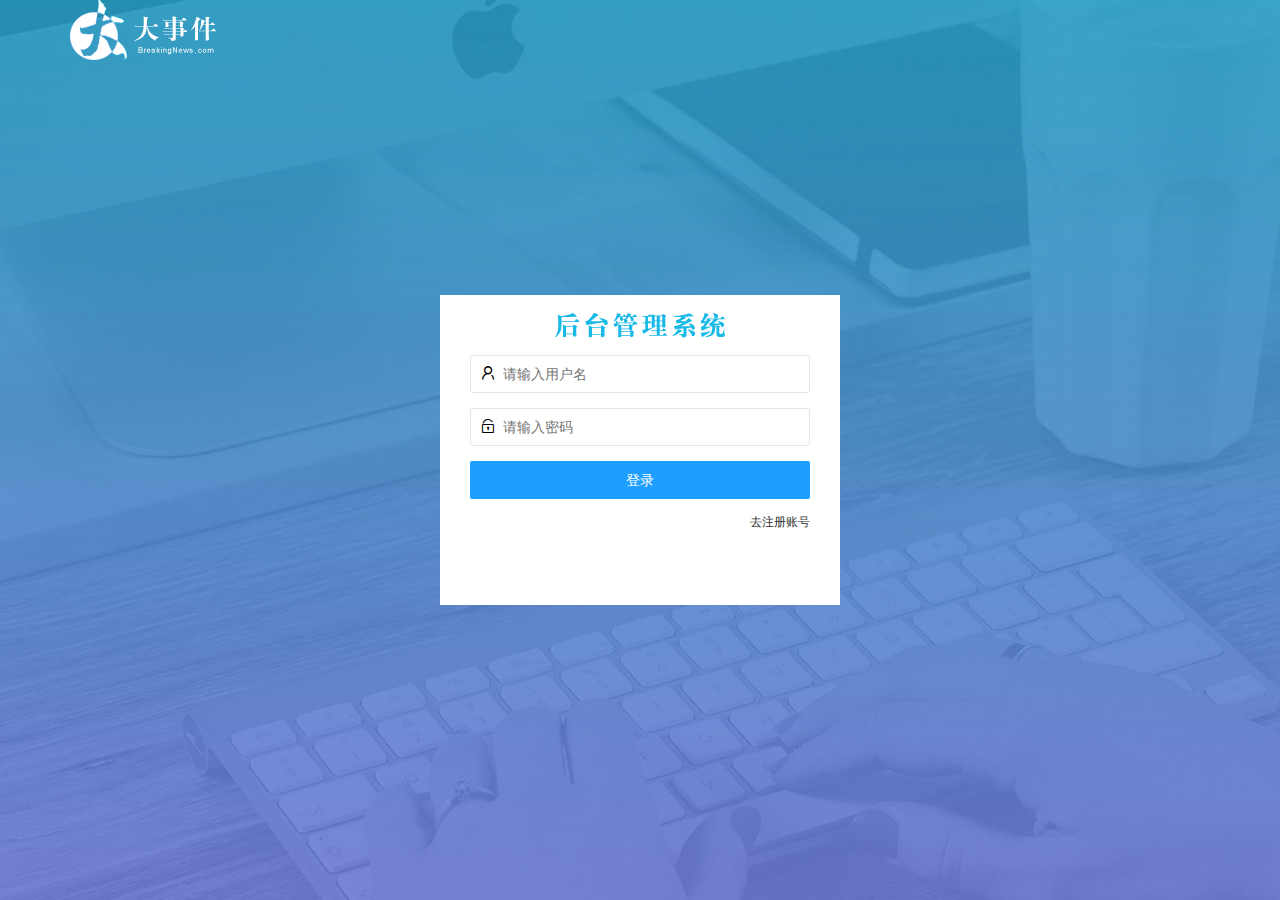
<file: login.html>
<!DOCTYPE html>
<html lang="en">

<head>
  <meta charset="UTF-8">
  <meta http-equiv="X-UA-Compatible" content="IE=edge">
  <meta name="viewport" content="width=device-width, initial-scale=1.0">
  <title>Document</title>
  <!-- layui样式 -->
  <link rel="stylesheet" href="./assets/lib/layui/css/layui.css">
  <!-- 自己的css样式 -->
  <link rel="stylesheet" href="./assets/css/login.css">
</head>

<body>
  <!-- 头部logo -->
  <div class="layui-main">
    <img src="./assets/images/logo.png" alt="">
  </div>
  <!-- 登录注册区域 -->
  <div class="loginAndRegBox">
    <div class="title-box"></div>
    <!-- 登录div -->
    <div class="login-box">
      <!-- 登录的表单 -->
      <form class="layui-form" id="form-login">
        <!-- 用户名 -->
        <div class="layui-form-item">
          <i class="layui-icon layui-icon-username"></i> 
          <input type="text" name="username" required lay-verify="required" placeholder="请输入用户名" autocomplete="off"
            class="layui-input">
        </div>
        <!-- 密码 -->
        <div class="layui-form-item">
          <i class="layui-icon layui-icon-password"></i> 
          <input type="password" name="password" required lay-verify="required|pwd" placeholder="请输入密码" autocomplete="off"
            class="layui-input">
        </div>
        <!-- 表单提交按钮与普通按钮区别 就是有submit -->
        <div class="layui-form-item">
          <button class="layui-btn layui-btn-fluid layui-btn-normal" lay-submit>登录</button>
        </div>
        <div class="layui-form-item links">
          <a href="javascript:;" id="link-reg">去注册账号</a>
        </div>
      </form>
      
    </div>
    <!-- 注册div -->
    <div class="reg-box">
      <!-- 注册的表单 -->
      <form class="layui-form" id="form-reg">
        <!-- 用户名 -->
        <div class="layui-form-item">
          <i class="layui-icon layui-icon-username"></i> 
          <input type="text" name="username" required lay-verify="required " placeholder="请输入用户名" autocomplete="off"
            class="layui-input">
        </div>
        <!-- 密码 -->
        <div class="layui-form-item">
          <i class="layui-icon layui-icon-password"></i> 
          <input type="password" name="password" required lay-verify="required|pwd" placeholder="请输入密码" autocomplete="off"
            class="layui-input">
        </div>
        <!-- 再次确认密码 -->
        <div class="layui-form-item">
          <i class="layui-icon layui-icon-password"></i> 
          <input type="password" name="repassword" required lay-verify="required|pwd|repwd" placeholder="再次确认密码" autocomplete="off"
            class="layui-input">
        </div>
        <!-- 注册按钮 -->
        <div class="layui-form-item">
          <!-- 表单提交按钮与普通按钮区别 就是有submit -->
          <button class="layui-btn layui-btn-fluid layui-btn-normal" lay-submit>注册</button>
        </div>
        <div class="layui-form-item links">
          <a href="javascript:;" id="link-login">去登录</a>
        </div>
      </form>
      
    </div>
  </div>




  <!-- 导入layui的js文件 -->
  <script src="./assets/lib/layui/layui.all.js"></script>
  <!-- 导入jQuer的js文件 -->
  <script src="./assets/lib/jquery.min.js"></script>
  <!-- 导入自己封装的baseAPI.js文件 -->
  <script src="./assets/js/baseAPI.js"></script>
  <!-- 导入自己的js文件 -->
  <script src="./assets/js/login.js"></script>


</body>

</html>
</file>
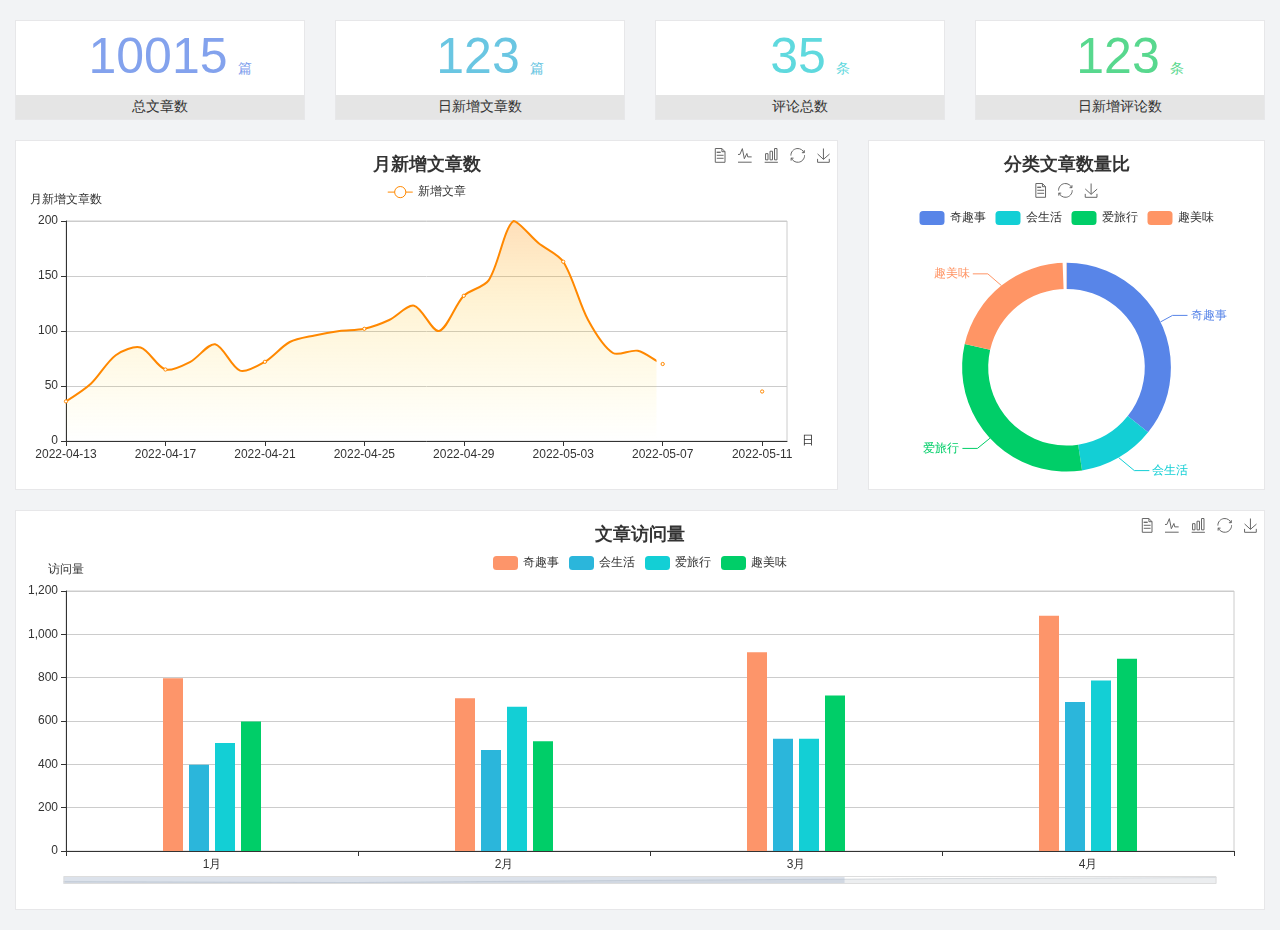
<file: home/dashboard.html>
<!DOCTYPE html>
<html lang="en">

<head>
  <meta charset="UTF-8">
  <meta name="viewport" content="width=device-width, initial-scale=1.0">
  <meta http-equiv="X-UA-Compatible" content="ie=edge">
  <title>图表统计</title>
  <link rel="stylesheet" href="../assets/lib/bootstrap.css" />
  <link rel="stylesheet" href="../assets/lib/main.css" />
  <script src="../assets/lib/jquery.min.js"></script>
  <script type="text/javascript" src="../assets/lib/echarts.min.js"></script>
</head>

<body>
  <div class="container-fluid">
    <div class="row spannel_list">
      <div class="col-sm-3 col-xs-6">
        <div class="spannel">
          <em>10015</em><span>篇</span>
          <b>总文章数</b>
        </div>
      </div>
      <div class="col-sm-3 col-xs-6">
        <div class="spannel scolor01">
          <em>123</em><span>篇</span>
          <b>日新增文章数</b>
        </div>
      </div>
      <div class="col-sm-3 col-xs-6">
        <div class="spannel scolor02">
          <em>35</em><span>条</span>
          <b>评论总数</b>
        </div>
      </div>
      <div class="col-sm-3 col-xs-6">
        <div class="spannel scolor03">
          <em>123</em><span>条</span>
          <b>日新增评论数</b>
        </div>
      </div>
    </div>
  </div>

  <div class="container-fluid">
    <div class="row curve-pie">
      <div class="col-lg-8 col-md-8">
        <div class="gragh_pannel" id="curve_show"></div>
      </div>
      <div class="col-lg-4 col-md-4">
        <div class="gragh_pannel" id="pie_show"></div>
      </div>
    </div>
  </div>

  <div class="container-fluid">
    <div class="column_pannel" id="column_show"></div>
  </div>

  <script>
    var oChart = echarts.init(document.getElementById('curve_show'));
    var aList_all = [
      { 'count': 36, 'date': '2022-04-13' },
      { 'count': 52, 'date': '2022-04-14' },
      { 'count': 78, 'date': '2022-04-15' },
      { 'count': 85, 'date': '2022-04-16' },
      { 'count': 65, 'date': '2022-04-17' },
      { 'count': 72, 'date': '2022-04-18' },
      { 'count': 88, 'date': '2022-04-19' },
      { 'count': 64, 'date': '2022-04-20' },
      { 'count': 72, 'date': '2022-04-21' },
      { 'count': 90, 'date': '2022-04-22' },
      { 'count': 96, 'date': '2022-04-23' },
      { 'count': 100, 'date': '2022-04-24' },
      { 'count': 102, 'date': '2022-04-25' },
      { 'count': 110, 'date': '2022-04-26' },
      { 'count': 123, 'date': '2022-04-27' },
      { 'count': 100, 'date': '2022-04-28' },
      { 'count': 132, 'date': '2022-04-29' },
      { 'count': 146, 'date': '2022-04-30' },
      { 'count': 200, 'date': '2022-05-01' },
      { 'count': 180, 'date': '2022-05-02' },
      { 'count': 163, 'date': '2022-05-03' },
      { 'count': 110, 'date': '2022-05-04' },
      { 'count': 80, 'date': '2022-05-05' },
      { 'count': 82, 'date': '2022-05-06' },
      { 'count': 70, 'date': '2022-05-07' },
      { 'count': 65, 'date': '2022-05-08' },
      { 'count': 54, 'date': '2022-05-09' },
      { 'count': 40, 'date': '2022-05-10' },
      { 'count': 45, 'date': '2022-05-11' },
      { 'count': 38, 'date': '2022-05-12' },
    ];

    let aCount = [];
    let aDate = [];

    for (var i = 0; i < aList_all.length; i++) {
      aCount.push(aList_all[i].count);
      aDate.push(aList_all[i].date);
    }

    var chartopt = {
      title: {
        text: '月新增文章数',
        left: 'center',
        top: '10'
      },
      tooltip: {
        trigger: 'axis'
      },
      legend: {
        data: ['新增文章'],
        top: '40'
      },
      toolbox: {
        show: true,
        feature: {
          mark: { show: true },
          dataView: { show: true, readOnly: false },
          magicType: { show: true, type: ['line', 'bar'] },
          restore: { show: true },
          saveAsImage: { show: true }
        }
      },
      calculable: true,
      xAxis: [
        {
          name: '日',
          type: 'category',
          boundaryGap: false,
          data: aDate
        }
      ],
      yAxis: [
        {
          name: '月新增文章数',
          type: 'value'
        }
      ],
      series: [
        {
          name: '新增文章',
          type: 'line',
          smooth: true,
          itemStyle: { normal: { areaStyle: { type: 'default' }, color: '#f80' }, lineStyle: { color: '#f80' } },
          data: aCount
        }],
      areaStyle: {
        normal: {
          color: new echarts.graphic.LinearGradient(0, 0, 0, 1, [{
            offset: 0,
            color: 'rgba(255,136,0,0.39)'
          }, {
            offset: .34,
            color: 'rgba(255,180,0,0.25)'
          }, {
            offset: 1,
            color: 'rgba(255,222,0,0.00)'
          }])

        }
      },
      grid: {
        show: true,
        x: 50,
        x2: 50,
        y: 80,
        height: 220
      }
    };

    oChart.setOption(chartopt);


    var oPie = echarts.init(document.getElementById('pie_show'));
    var oPieopt =
    {
      title: {
        top: 10,
        text: '分类文章数量比',
        x: 'center'
      },
      tooltip: {
        trigger: 'item',
        formatter: "{a} <br/>{b} : {c} ({d}%)"
      },
      color: ['#5885e8', '#13cfd5', '#00ce68', '#ff9565'],
      legend: {
        x: 'center',
        top: 65,
        data: ['奇趣事', '会生活', '爱旅行', '趣美味']
      },
      toolbox: {
        show: true,
        x: 'center',
        top: 35,
        feature: {
          mark: { show: true },
          dataView: { show: true, readOnly: false },
          magicType: {
            show: true,
            type: ['pie', 'funnel'],
            option: {
              funnel: {
                x: '25%',
                width: '50%',
                funnelAlign: 'left',
                max: 1548
              }
            }
          },
          restore: { show: true },
          saveAsImage: { show: true }
        }
      },
      calculable: true,
      series: [
        {
          name: '访问来源',
          type: 'pie',
          radius: ['45%', '60%'],
          center: ['50%', '65%'],
          data: [
            { value: 300, name: '奇趣事' },
            { value: 100, name: '会生活' },
            { value: 260, name: '爱旅行' },
            { value: 180, name: '趣美味' }
          ]
        }
      ]
    };
    oPie.setOption(oPieopt);



    var oColumn = this.echarts.init(document.getElementById('column_show'));
    var oColumnopt =
    {
      title: {
        text: '文章访问量',
        left: 'center',
        top: '10'
      },
      tooltip: {
        trigger: 'axis'
      },
      legend: {
        data: ['奇趣事', '会生活', '爱旅行', '趣美味'],
        top: '40'
      },
      toolbox: {
        show: true,
        feature: {
          mark: { show: true },
          dataView: { show: true, readOnly: false },
          magicType: { show: true, type: ['line', 'bar'] },
          restore: { show: true },
          saveAsImage: { show: true }
        }
      },
      calculable: true,
      xAxis: [
        {
          type: 'category',
          data: ['1月', '2月', '3月', '4月', '5月']
        }
      ],
      yAxis: [
        {
          name: '访问量',
          type: 'value'
        }
      ],
      series: [
        {
          name: '奇趣事',
          type: 'bar',
          barWidth: 20,
          itemStyle: {
            normal: { areaStyle: { type: 'default' }, color: '#fd956a' }
          },
          data: [800, 708, 920, 1090, 1200]
        },
        {
          name: '会生活',
          type: 'bar',
          barWidth: 20,
          itemStyle: {
            normal: { areaStyle: { type: 'default' }, color: '#2bb6db' }
          },
          data: [400, 468, 520, 690, 800]
        },
        {
          name: '爱旅行',
          type: 'bar',
          barWidth: 20,
          itemStyle: {
            normal: { areaStyle: { type: 'default' }, color: '#13cfd5' }
          },
          data: [500, 668, 520, 790, 900]
        },
        {
          name: '趣美味',
          type: 'bar',
          barWidth: 20,
          itemStyle: {
            normal: { areaStyle: { type: 'default' }, color: '#00ce68' }
          },
          data: [600, 508, 720, 890, 1000]
        }
      ],
      grid: {
        show: true,
        x: 50,
        x2: 30,
        y: 80,
        height: 260
      },
      dataZoom: [//给x轴设置滚动条
        {
          start: 0,//默认为0
          end: 100 - 1000 / 31,//默认为100
          type: 'slider',
          show: true,
          xAxisIndex: [0],
          handleSize: 0,//滑动条的 左右2个滑动条的大小
          height: 8,//组件高度
          left: 45, //左边的距离
          right: 50,//右边的距离
          bottom: 26,//右边的距离
          handleColor: '#ddd',//h滑动图标的颜色
          handleStyle: {
            borderColor: "#cacaca",
            borderWidth: "1",
            shadowBlur: 2,
            background: "#ddd",
            shadowColor: "#ddd",
          }
        }]
    };
    oColumn.setOption(oColumnopt);
  </script>
</body>

</html>
</file>
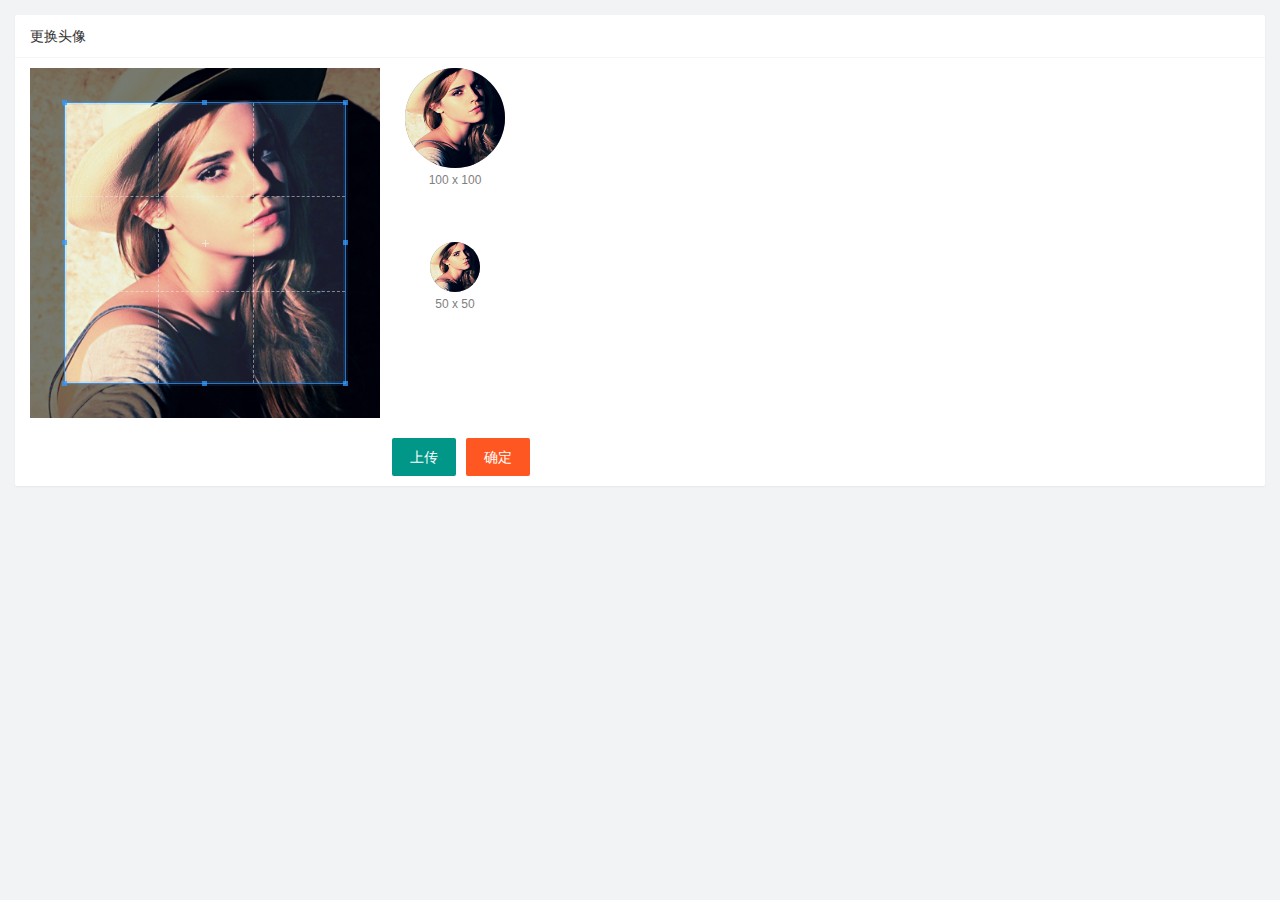
<file: user/user_avatar.html>
<!DOCTYPE html>
<html lang="en">

<head>
  <meta charset="UTF-8">
  <meta http-equiv="X-UA-Compatible" content="IE=edge">
  <meta name="viewport" content="width=device-width, initial-scale=1.0">
  <title>Document</title>
  <!-- layui样式 -->
  <link rel="stylesheet" href="../assets/lib/layui/css/layui.css">
  <!-- cropper样式 -->
  <link rel="stylesheet" href="../assets/lib/cropper/cropper.css">
  <!-- 自己 -->
  <link rel="stylesheet" href="../assets/css/user/user_avatar.css">
</head>

<body>
  <!-- 卡片面板-->
  <div class="layui-card">
    <div class="layui-card-header">更换头像</div>
    <div class="layui-card-body">
      <!-- 第一行的图片裁剪和预览区域 -->
      <div class="row1">
        <!-- 图片裁剪区域 -->
        <div class="cropper-box">
          <!-- 这个 img 标签很重要，将来会把它初始化为裁剪区域 -->
          <img id="image" src="../assets/images/sample.jpg" />
        </div>
        <!-- 图片的预览区域 -->
        <div class="preview-box">
          <div>
            <!-- 宽高为 100px 的预览区域 -->
            <div class="img-preview w100"></div>
            <p class="size">100 x 100</p>
          </div>
          <div>
            <!-- 宽高为 50px 的预览区域 -->
            <div class="img-preview w50"></div>
            <p class="size">50 x 50</p>
          </div>
        </div>
      </div>

      <!-- 第二行的按钮区域 -->
      <div class="row2">
        <input type="file" id="file" accept="image/png,image/jpeg">
        <button type="button" class="layui-btn" id="btnChooseImage">上传</button>
        <button type="button" class="layui-btn layui-btn-danger" id="btnUpload">确定</button>
      </div>
    </div>
  </div>

  <!-- layui -->
  <script src="../assets/lib/layui/layui.all.js"></script>
  <!-- jquery -->
  <script src="../assets/lib/jquery.min.js"></script>
  <!-- Cropper.js -->
  <script src="../assets/lib/cropper/Cropper.js"></script>
  <!-- jquery-cropper.js -->
  <script src="../assets/lib/cropper/jquery-cropper.js"></script>
  <script src="../assets/js/baseAPI.js"></script>
  <!-- 自己 -->
  <script src="../assets/js/user_avatar.js"></script>
</body>

</html>
</file>
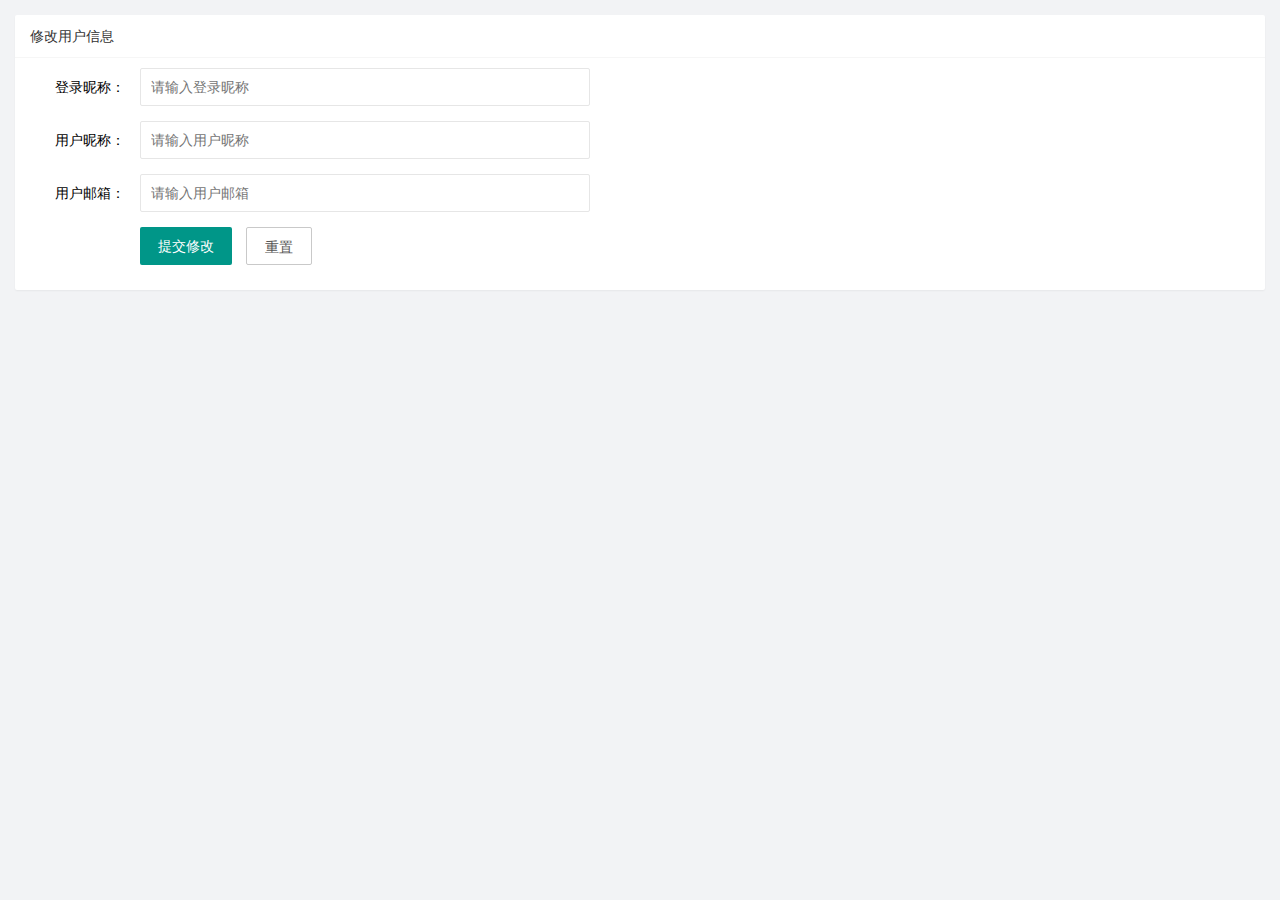
<file: user/user_info.html>
<!DOCTYPE html>
<html lang="en">

<head>
  <meta charset="UTF-8">
  <meta http-equiv="X-UA-Compatible" content="IE=edge">
  <meta name="viewport" content="width=device-width, initial-scale=1.0">
  <title>Document</title>
  <!-- 导入leyui样式 -->
  <link rel="stylesheet" href="../assets/lib/layui/css/layui.css">
  <!-- 导入自己的css文件 -->
  <link rel="stylesheet" href="../assets/css/user/user_info.css">
</head>

<body>
  <!-- 卡片区域 -->
  <div class="layui-card">
    <div class="layui-card-header">修改用户信息</div>
    <div class="layui-card-body">
      <!-- form表单 -->
      <form class="layui-form" lay-filter="formUserInfo">
        <!-- 隐藏域 -->
        <input type="hidden" name="id">
        <!-- 第一个输入框 -->
        <div class="layui-form-item">
          <label class="layui-form-label">登录昵称：</label>
          <div class="layui-input-block">
            <input type="text" name="username" required lay-verify="required" placeholder="请输入登录昵称" autocomplete="off"
              class="layui-input" readonly>
          </div>
        </div>
        <!-- 第二个输入框 -->
        <div class="layui-form-item">
          <label class="layui-form-label">用户昵称：</label>
          <div class="layui-input-block">
            <input type="text" name="nickname" required lay-verify="required|nickname" placeholder="请输入用户昵称" autocomplete="off"
              class="layui-input">
          </div>
        </div>
        <!-- 第三个输入框 -->
        <div class="layui-form-item">
          <label class="layui-form-label">用户邮箱：</label>
          <div class="layui-input-block">
            <input type="text" name="email" required lay-verify="required|email" placeholder="请输入用户邮箱" autocomplete="off"
              class="layui-input">
          </div>
        </div>
        <!-- 提交按钮和重置按钮 -->
        <div class="layui-form-item">
          <div class="layui-input-block">
            <button class="layui-btn" lay-submit lay-filter="formDemo">提交修改</button>
            <button type="reset" class="layui-btn layui-btn-primary" id="btnReset">重置</button>
          </div>
        </div>
      </form>
    </div>
  </div>

  <!-- leyui的js -->
  <script src="../assets/lib/layui/layui.all.js"></script>
  <!-- jquery的js -->
  <script src="../assets/lib/jquery.min.js"></script>
  <!-- baseAPI的js -->
  <script src="../assets/js/baseAPI.js"></script>
  <!-- 自己的js -->
  <script src="../assets/js/user_info.js"></script>
</body>

</html>
</file>
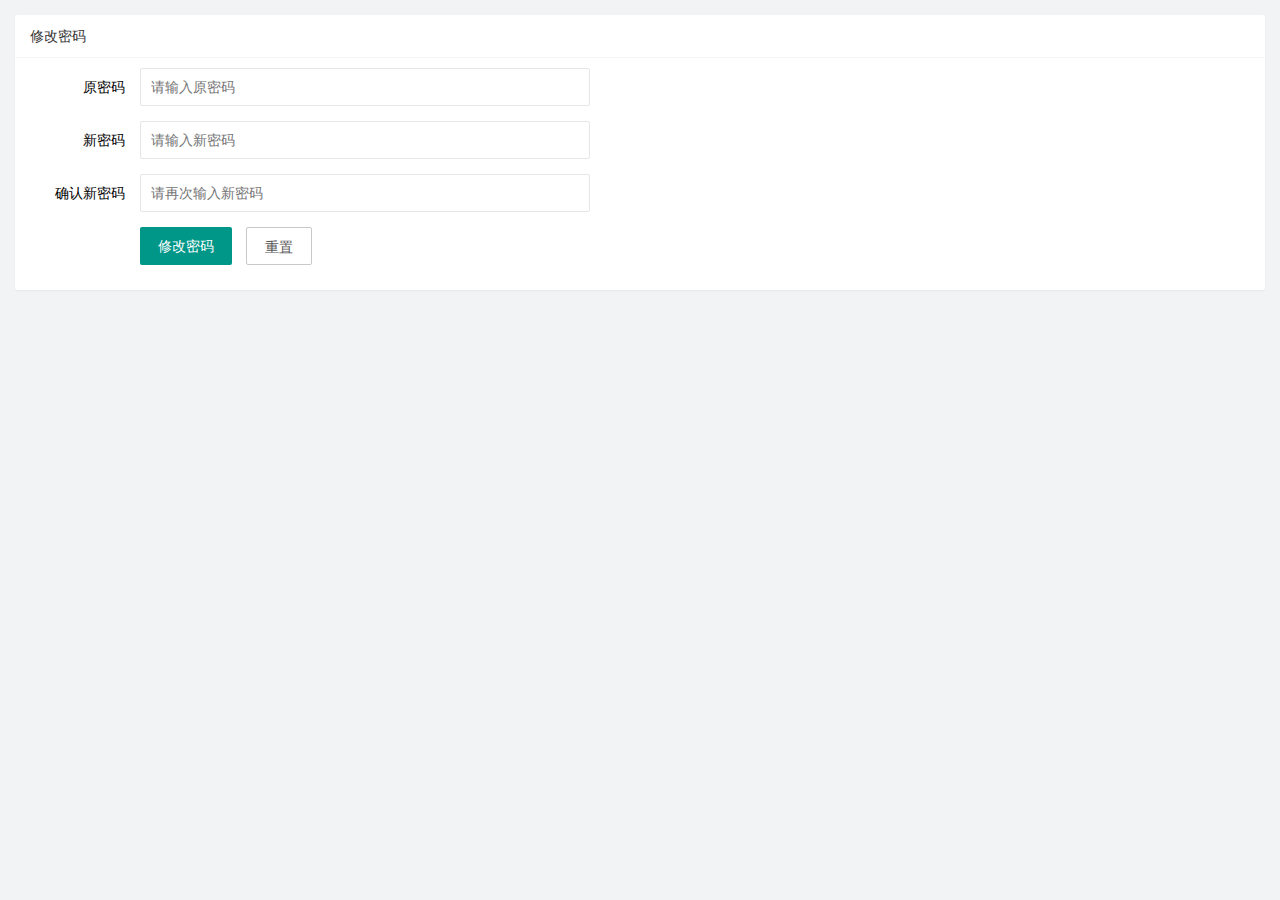
<file: user/user_pwd.html>
<!DOCTYPE html>
<html lang="en">

<head>
  <meta charset="UTF-8">
  <meta http-equiv="X-UA-Compatible" content="IE=edge">
  <meta name="viewport" content="width=device-width, initial-scale=1.0">
  <title>Document</title>
  <link rel="stylesheet" href="../assets/lib/layui/css/layui.css">
  <link rel="stylesheet" href="../assets/css/user/user_pwd.css">
</head>

<body>
  <!-- 卡片区域 -->
  <div class="layui-card">
    <div class="layui-card-header">修改密码</div>
    <div class="layui-card-body">
      <!-- form表单区域 -->
      <form class="layui-form">
        <!-- 第一个原密码 -->
        <div class="layui-form-item">
          <label class="layui-form-label">原密码</label>
          <div class="layui-input-block">
            <input type="password" name="oldPwd" required lay-verify="required" placeholder="请输入原密码" autocomplete="off"
              class="layui-input">
          </div>
        </div>
          <!-- 第二个新密码 -->
          <div class="layui-form-item">
            <label class="layui-form-label">新密码</label>
            <div class="layui-input-block">
              <input type="password" name="newPwd" required lay-verify="required|pwd|samePwd" placeholder="请输入新密码" autocomplete="off"
                class="layui-input">
            </div>
          </div>
            <!-- 第三个确认新密码 -->
            <div class="layui-form-item">
              <label class="layui-form-label">确认新密码</label>
              <div class="layui-input-block">
                <input type="password" name="rePwd" required lay-verify="required|pwd|rePwd" placeholder="请再次输入新密码" autocomplete="off"
                  class="layui-input">
              </div>
            </div>

            <!-- 提交和重置按钮 -->
            <div class="layui-form-item">
              <div class="layui-input-block">
                <button class="layui-btn" lay-submit lay-filter="formDemo|pwd">修改密码</button>
                <button type="reset" class="layui-btn layui-btn-primary">重置</button>
              </div>
            </div>
      </form>
    </div>
  </div>

  <!-- layui -->
  <script src="../assets/lib/layui/layui.all.js"></script>
  <!-- jquery -->
  <script src="../assets/lib/jquery.min.js"></script>
  <!-- baseAPI -->
  <script src="../assets/js/baseAPI.js"></script>
  <!-- 自己的 -->
  <script src="../assets/js/user_pwd.js"></script>

</body>

</html>
</file>
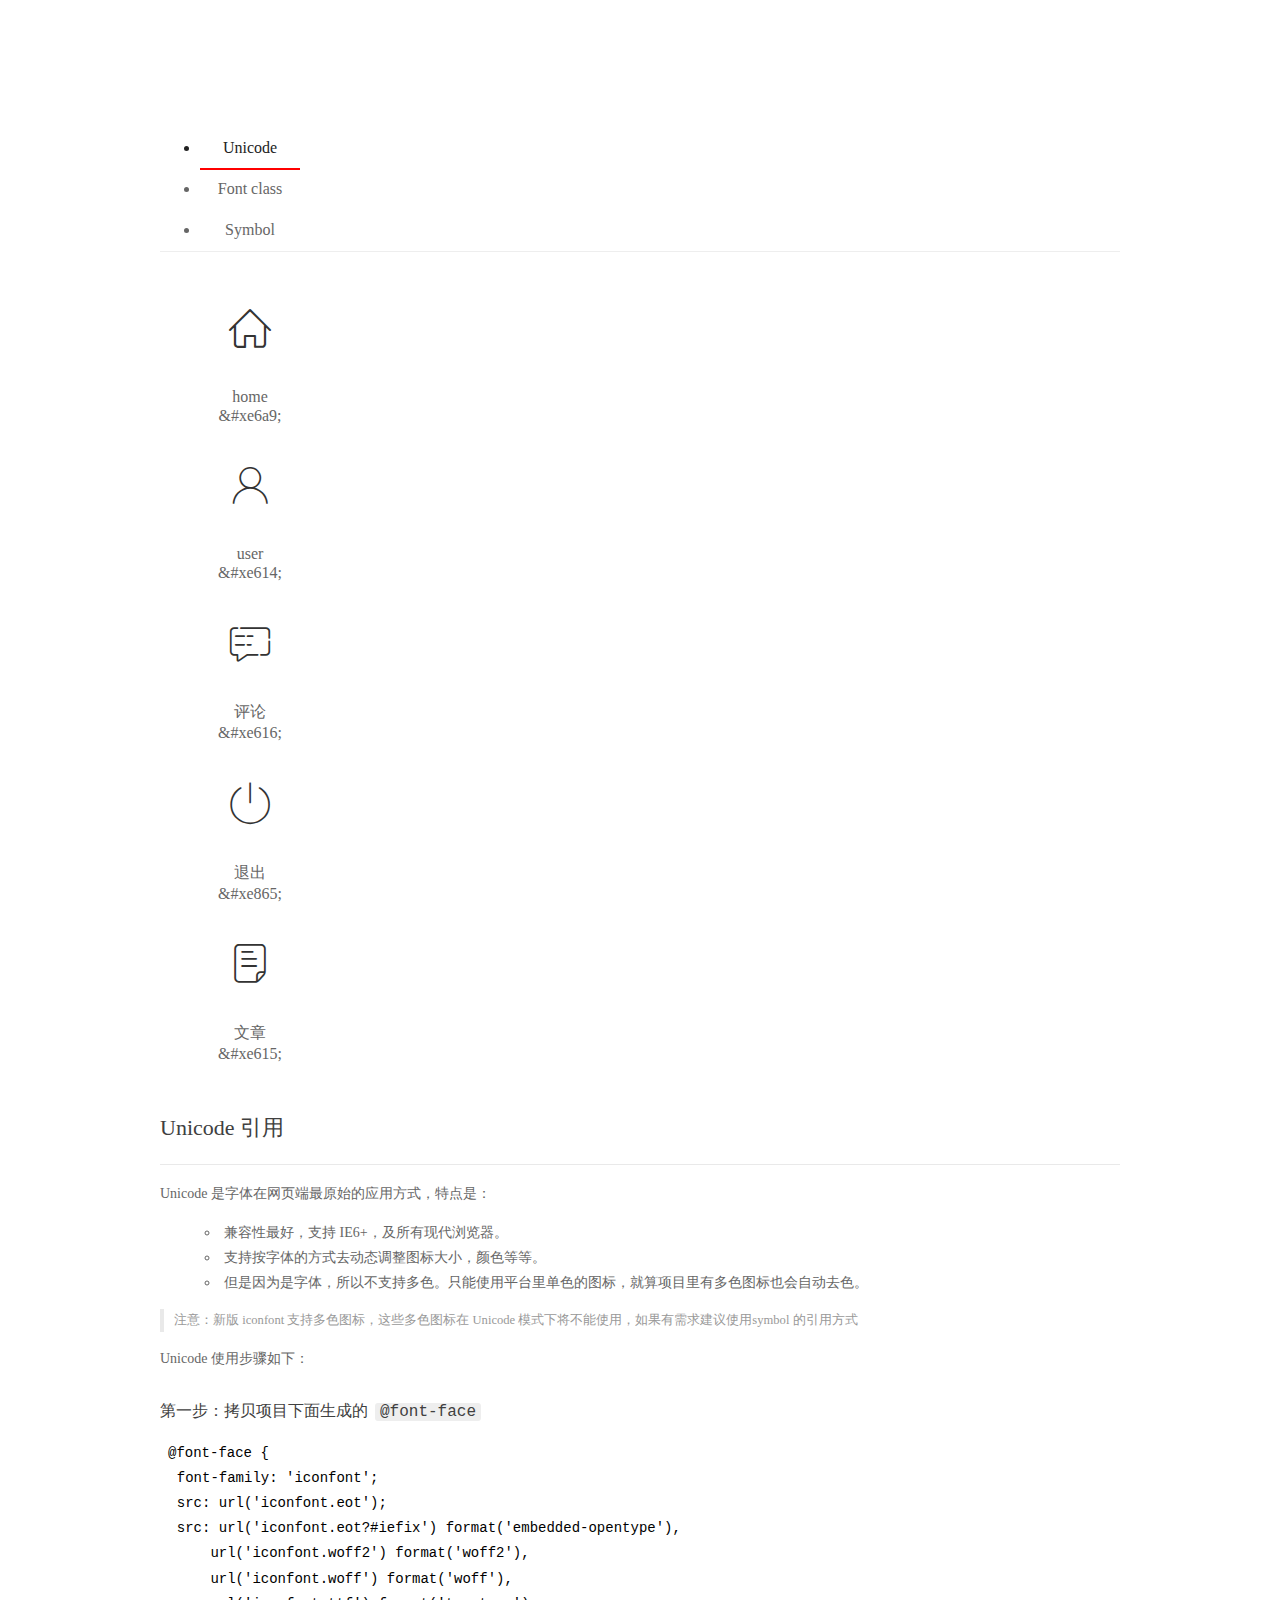
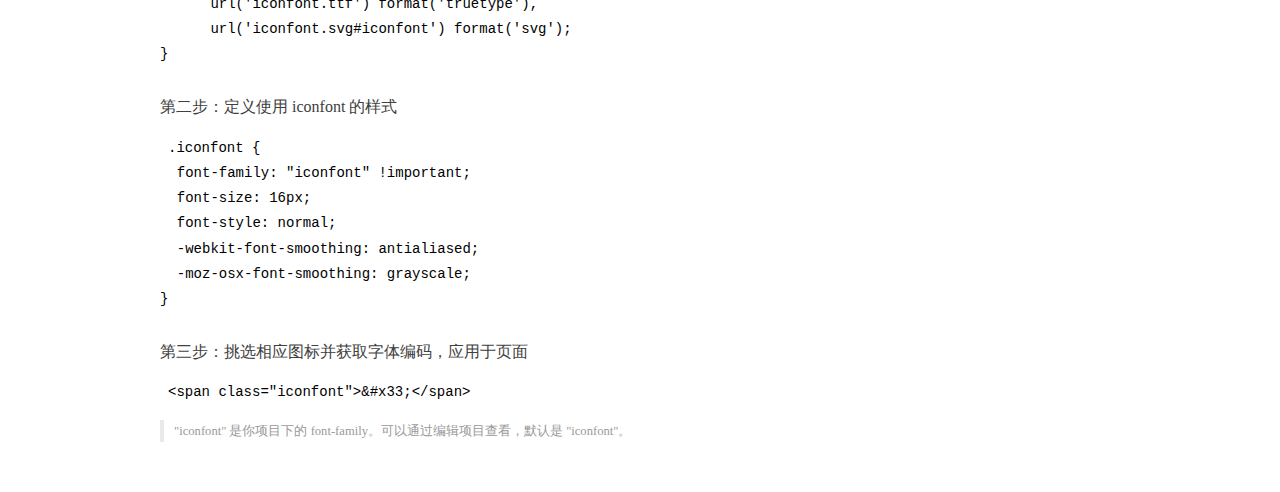
<file: assets/fonts/demo_index.html>
<!DOCTYPE html>
<html>
<head>
  <meta charset="utf-8"/>
  <title>IconFont Demo</title>
  <link rel="shortcut icon" href="https://gtms04.alicdn.com/tps/i4/TB1_oz6GVXXXXaFXpXXJDFnIXXX-64-64.ico" type="image/x-icon"/>
  <link rel="stylesheet" href="https://g.alicdn.com/thx/cube/1.3.2/cube.min.css">
  <link rel="stylesheet" href="demo.css">
  <link rel="stylesheet" href="iconfont.css">
  <script src="iconfont.js"></script>
  <!-- jQuery -->
  <script src="https://a1.alicdn.com/oss/uploads/2018/12/26/7bfddb60-08e8-11e9-9b04-53e73bb6408b.js"></script>
  <!-- 代码高亮 -->
  <script src="https://a1.alicdn.com/oss/uploads/2018/12/26/a3f714d0-08e6-11e9-8a15-ebf944d7534c.js"></script>
</head>
<body>
  <div class="main">
    <h1 class="logo"><a href="https://www.iconfont.cn/" title="iconfont 首页" target="_blank">&#xe86b;</a></h1>
    <div class="nav-tabs">
      <ul id="tabs" class="dib-box">
        <li class="dib active"><span>Unicode</span></li>
        <li class="dib"><span>Font class</span></li>
        <li class="dib"><span>Symbol</span></li>
      </ul>
      
    </div>
    <div class="tab-container">
      <div class="content unicode" style="display: block;">
          <ul class="icon_lists dib-box">
          
            <li class="dib">
              <span class="icon iconfont">&#xe6a9;</span>
                <div class="name">home</div>
                <div class="code-name">&amp;#xe6a9;</div>
              </li>
          
            <li class="dib">
              <span class="icon iconfont">&#xe614;</span>
                <div class="name">user</div>
                <div class="code-name">&amp;#xe614;</div>
              </li>
          
            <li class="dib">
              <span class="icon iconfont">&#xe616;</span>
                <div class="name">评论</div>
                <div class="code-name">&amp;#xe616;</div>
              </li>
          
            <li class="dib">
              <span class="icon iconfont">&#xe865;</span>
                <div class="name">退出</div>
                <div class="code-name">&amp;#xe865;</div>
              </li>
          
            <li class="dib">
              <span class="icon iconfont">&#xe615;</span>
                <div class="name">文章</div>
                <div class="code-name">&amp;#xe615;</div>
              </li>
          
          </ul>
          <div class="article markdown">
          <h2 id="unicode-">Unicode 引用</h2>
          <hr>

          <p>Unicode 是字体在网页端最原始的应用方式，特点是：</p>
          <ul>
            <li>兼容性最好，支持 IE6+，及所有现代浏览器。</li>
            <li>支持按字体的方式去动态调整图标大小，颜色等等。</li>
            <li>但是因为是字体，所以不支持多色。只能使用平台里单色的图标，就算项目里有多色图标也会自动去色。</li>
          </ul>
          <blockquote>
            <p>注意：新版 iconfont 支持多色图标，这些多色图标在 Unicode 模式下将不能使用，如果有需求建议使用symbol 的引用方式</p>
          </blockquote>
          <p>Unicode 使用步骤如下：</p>
          <h3 id="-font-face">第一步：拷贝项目下面生成的 <code>@font-face</code></h3>
<pre><code class="language-css"
>@font-face {
  font-family: 'iconfont';
  src: url('iconfont.eot');
  src: url('iconfont.eot?#iefix') format('embedded-opentype'),
      url('iconfont.woff2') format('woff2'),
      url('iconfont.woff') format('woff'),
      url('iconfont.ttf') format('truetype'),
      url('iconfont.svg#iconfont') format('svg');
}
</code></pre>
          <h3 id="-iconfont-">第二步：定义使用 iconfont 的样式</h3>
<pre><code class="language-css"
>.iconfont {
  font-family: "iconfont" !important;
  font-size: 16px;
  font-style: normal;
  -webkit-font-smoothing: antialiased;
  -moz-osx-font-smoothing: grayscale;
}
</code></pre>
          <h3 id="-">第三步：挑选相应图标并获取字体编码，应用于页面</h3>
<pre>
<code class="language-html"
>&lt;span class="iconfont"&gt;&amp;#x33;&lt;/span&gt;
</code></pre>
          <blockquote>
            <p>"iconfont" 是你项目下的 font-family。可以通过编辑项目查看，默认是 "iconfont"。</p>
          </blockquote>
          </div>
      </div>
      <div class="content font-class">
        <ul class="icon_lists dib-box">
          
          <li class="dib">
            <span class="icon iconfont icon-home"></span>
            <div class="name">
              home
            </div>
            <div class="code-name">.icon-home
            </div>
          </li>
          
          <li class="dib">
            <span class="icon iconfont icon-user"></span>
            <div class="name">
              user
            </div>
            <div class="code-name">.icon-user
            </div>
          </li>
          
          <li class="dib">
            <span class="icon iconfont icon-pinglun"></span>
            <div class="name">
              评论
            </div>
            <div class="code-name">.icon-pinglun
            </div>
          </li>
          
          <li class="dib">
            <span class="icon iconfont icon-tuichu"></span>
            <div class="name">
              退出
            </div>
            <div class="code-name">.icon-tuichu
            </div>
          </li>
          
          <li class="dib">
            <span class="icon iconfont icon-16"></span>
            <div class="name">
              文章
            </div>
            <div class="code-name">.icon-16
            </div>
          </li>
          
        </ul>
        <div class="article markdown">
        <h2 id="font-class-">font-class 引用</h2>
        <hr>

        <p>font-class 是 Unicode 使用方式的一种变种，主要是解决 Unicode 书写不直观，语意不明确的问题。</p>
        <p>与 Unicode 使用方式相比，具有如下特点：</p>
        <ul>
          <li>兼容性良好，支持 IE8+，及所有现代浏览器。</li>
          <li>相比于 Unicode 语意明确，书写更直观。可以很容易分辨这个 icon 是什么。</li>
          <li>因为使用 class 来定义图标，所以当要替换图标时，只需要修改 class 里面的 Unicode 引用。</li>
          <li>不过因为本质上还是使用的字体，所以多色图标还是不支持的。</li>
        </ul>
        <p>使用步骤如下：</p>
        <h3 id="-fontclass-">第一步：引入项目下面生成的 fontclass 代码：</h3>
<pre><code class="language-html">&lt;link rel="stylesheet" href="./iconfont.css"&gt;
</code></pre>
        <h3 id="-">第二步：挑选相应图标并获取类名，应用于页面：</h3>
<pre><code class="language-html">&lt;span class="iconfont icon-xxx"&gt;&lt;/span&gt;
</code></pre>
        <blockquote>
          <p>"
            iconfont" 是你项目下的 font-family。可以通过编辑项目查看，默认是 "iconfont"。</p>
        </blockquote>
      </div>
      </div>
      <div class="content symbol">
          <ul class="icon_lists dib-box">
          
            <li class="dib">
                <svg class="icon svg-icon" aria-hidden="true">
                  <use xlink:href="#icon-home"></use>
                </svg>
                <div class="name">home</div>
                <div class="code-name">#icon-home</div>
            </li>
          
            <li class="dib">
                <svg class="icon svg-icon" aria-hidden="true">
                  <use xlink:href="#icon-user"></use>
                </svg>
                <div class="name">user</div>
                <div class="code-name">#icon-user</div>
            </li>
          
            <li class="dib">
                <svg class="icon svg-icon" aria-hidden="true">
                  <use xlink:href="#icon-pinglun"></use>
                </svg>
                <div class="name">评论</div>
                <div class="code-name">#icon-pinglun</div>
            </li>
          
            <li class="dib">
                <svg class="icon svg-icon" aria-hidden="true">
                  <use xlink:href="#icon-tuichu"></use>
                </svg>
                <div class="name">退出</div>
                <div class="code-name">#icon-tuichu</div>
            </li>
          
            <li class="dib">
                <svg class="icon svg-icon" aria-hidden="true">
                  <use xlink:href="#icon-16"></use>
                </svg>
                <div class="name">文章</div>
                <div class="code-name">#icon-16</div>
            </li>
          
          </ul>
          <div class="article markdown">
          <h2 id="symbol-">Symbol 引用</h2>
          <hr>

          <p>这是一种全新的使用方式，应该说这才是未来的主流，也是平台目前推荐的用法。相关介绍可以参考这篇<a href="">文章</a>
            这种用法其实是做了一个 SVG 的集合，与另外两种相比具有如下特点：</p>
          <ul>
            <li>支持多色图标了，不再受单色限制。</li>
            <li>通过一些技巧，支持像字体那样，通过 <code>font-size</code>, <code>color</code> 来调整样式。</li>
            <li>兼容性较差，支持 IE9+，及现代浏览器。</li>
            <li>浏览器渲染 SVG 的性能一般，还不如 png。</li>
          </ul>
          <p>使用步骤如下：</p>
          <h3 id="-symbol-">第一步：引入项目下面生成的 symbol 代码：</h3>
<pre><code class="language-html">&lt;script src="./iconfont.js"&gt;&lt;/script&gt;
</code></pre>
          <h3 id="-css-">第二步：加入通用 CSS 代码（引入一次就行）：</h3>
<pre><code class="language-html">&lt;style&gt;
.icon {
  width: 1em;
  height: 1em;
  vertical-align: -0.15em;
  fill: currentColor;
  overflow: hidden;
}
&lt;/style&gt;
</code></pre>
          <h3 id="-">第三步：挑选相应图标并获取类名，应用于页面：</h3>
<pre><code class="language-html">&lt;svg class="icon" aria-hidden="true"&gt;
  &lt;use xlink:href="#icon-xxx"&gt;&lt;/use&gt;
&lt;/svg&gt;
</code></pre>
          </div>
      </div>

    </div>
  </div>
  <script>
  $(document).ready(function () {
      $('.tab-container .content:first').show()

      $('#tabs li').click(function (e) {
        var tabContent = $('.tab-container .content')
        var index = $(this).index()

        if ($(this).hasClass('active')) {
          return
        } else {
          $('#tabs li').removeClass('active')
          $(this).addClass('active')

          tabContent.hide().eq(index).fadeIn()
        }
      })
    })
  </script>
</body>
</html>
</file>
<file: assets/lib/layui/css/layui.css>
/** layui-v2.5.5 MIT License By https://www.layui.com */
 .layui-inline,img{display:inline-block;vertical-align:middle}h1,h2,h3,h4,h5,h6{font-weight:400}.layui-edge,.layui-header,.layui-inline,.layui-main{position:relative}.layui-body,.layui-edge,.layui-elip{overflow:hidden}.layui-btn,.layui-edge,.layui-inline,img{vertical-align:middle}.layui-btn,.layui-disabled,.layui-icon,.layui-unselect{-moz-user-select:none;-webkit-user-select:none;-ms-user-select:none}.layui-elip,.layui-form-checkbox span,.layui-form-pane .layui-form-label{text-overflow:ellipsis;white-space:nowrap}.layui-breadcrumb,.layui-tree-btnGroup{visibility:hidden}blockquote,body,button,dd,div,dl,dt,form,h1,h2,h3,h4,h5,h6,input,li,ol,p,pre,td,textarea,th,ul{margin:0;padding:0;-webkit-tap-highlight-color:rgba(0,0,0,0)}a:active,a:hover{outline:0}img{border:none}li{list-style:none}table{border-collapse:collapse;border-spacing:0}h4,h5,h6{font-size:100%}button,input,optgroup,option,select,textarea{font-family:inherit;font-size:inherit;font-style:inherit;font-weight:inherit;outline:0}pre{white-space:pre-wrap;white-space:-moz-pre-wrap;white-space:-pre-wrap;white-space:-o-pre-wrap;word-wrap:break-word}body{line-height:24px;font:14px Helvetica Neue,Helvetica,PingFang SC,Tahoma,Arial,sans-serif}hr{height:1px;margin:10px 0;border:0;clear:both}a{color:#333;text-decoration:none}a:hover{color:#777}a cite{font-style:normal;*cursor:pointer}.layui-border-box,.layui-border-box *{box-sizing:border-box}.layui-box,.layui-box *{box-sizing:content-box}.layui-clear{clear:both;*zoom:1}.layui-clear:after{content:'\20';clear:both;*zoom:1;display:block;height:0}.layui-inline{*display:inline;*zoom:1}.layui-edge{display:inline-block;width:0;height:0;border-width:6px;border-style:dashed;border-color:transparent}.layui-edge-top{top:-4px;border-bottom-color:#999;border-bottom-style:solid}.layui-edge-right{border-left-color:#999;border-left-style:solid}.layui-edge-bottom{top:2px;border-top-color:#999;border-top-style:solid}.layui-edge-left{border-right-color:#999;border-right-style:solid}.layui-disabled,.layui-disabled:hover{color:#d2d2d2!important;cursor:not-allowed!important}.layui-circle{border-radius:100%}.layui-show{display:block!important}.layui-hide{display:none!important}@font-face{font-family:layui-icon;src:url(../font/iconfont.eot?v=250);src:url(../font/iconfont.eot?v=250#iefix) format('embedded-opentype'),url(../font/iconfont.woff2?v=250) format('woff2'),url(../font/iconfont.woff?v=250) format('woff'),url(../font/iconfont.ttf?v=250) format('truetype'),url(../font/iconfont.svg?v=250#layui-icon) format('svg')}.layui-icon{font-family:layui-icon!important;font-size:16px;font-style:normal;-webkit-font-smoothing:antialiased;-moz-osx-font-smoothing:grayscale}.layui-icon-reply-fill:before{content:"\e611"}.layui-icon-set-fill:before{content:"\e614"}.layui-icon-menu-fill:before{content:"\e60f"}.layui-icon-search:before{content:"\e615"}.layui-icon-share:before{content:"\e641"}.layui-icon-set-sm:before{content:"\e620"}.layui-icon-engine:before{content:"\e628"}.layui-icon-close:before{content:"\1006"}.layui-icon-close-fill:before{content:"\1007"}.layui-icon-chart-screen:before{content:"\e629"}.layui-icon-star:before{content:"\e600"}.layui-icon-circle-dot:before{content:"\e617"}.layui-icon-chat:before{content:"\e606"}.layui-icon-release:before{content:"\e609"}.layui-icon-list:before{content:"\e60a"}.layui-icon-chart:before{content:"\e62c"}.layui-icon-ok-circle:before{content:"\1005"}.layui-icon-layim-theme:before{content:"\e61b"}.layui-icon-table:before{content:"\e62d"}.layui-icon-right:before{content:"\e602"}.layui-icon-left:before{content:"\e603"}.layui-icon-cart-simple:before{content:"\e698"}.layui-icon-face-cry:before{content:"\e69c"}.layui-icon-face-smile:before{content:"\e6af"}.layui-icon-survey:before{content:"\e6b2"}.layui-icon-tree:before{content:"\e62e"}.layui-icon-upload-circle:before{content:"\e62f"}.layui-icon-add-circle:before{content:"\e61f"}.layui-icon-download-circle:before{content:"\e601"}.layui-icon-templeate-1:before{content:"\e630"}.layui-icon-util:before{content:"\e631"}.layui-icon-face-surprised:before{content:"\e664"}.layui-icon-edit:before{content:"\e642"}.layui-icon-speaker:before{content:"\e645"}.layui-icon-down:before{content:"\e61a"}.layui-icon-file:before{content:"\e621"}.layui-icon-layouts:before{content:"\e632"}.layui-icon-rate-half:before{content:"\e6c9"}.layui-icon-add-circle-fine:before{content:"\e608"}.layui-icon-prev-circle:before{content:"\e633"}.layui-icon-read:before{content:"\e705"}.layui-icon-404:before{content:"\e61c"}.layui-icon-carousel:before{content:"\e634"}.layui-icon-help:before{content:"\e607"}.layui-icon-code-circle:before{content:"\e635"}.layui-icon-water:before{content:"\e636"}.layui-icon-username:before{content:"\e66f"}.layui-icon-find-fill:before{content:"\e670"}.layui-icon-about:before{content:"\e60b"}.layui-icon-location:before{content:"\e715"}.layui-icon-up:before{content:"\e619"}.layui-icon-pause:before{content:"\e651"}.layui-icon-date:before{content:"\e637"}.layui-icon-layim-uploadfile:before{content:"\e61d"}.layui-icon-delete:before{content:"\e640"}.layui-icon-play:before{content:"\e652"}.layui-icon-top:before{content:"\e604"}.layui-icon-friends:before{content:"\e612"}.layui-icon-refresh-3:before{content:"\e9aa"}.layui-icon-ok:before{content:"\e605"}.layui-icon-layer:before{content:"\e638"}.layui-icon-face-smile-fine:before{content:"\e60c"}.layui-icon-dollar:before{content:"\e659"}.layui-icon-group:before{content:"\e613"}.layui-icon-layim-download:before{content:"\e61e"}.layui-icon-picture-fine:before{content:"\e60d"}.layui-icon-link:before{content:"\e64c"}.layui-icon-diamond:before{content:"\e735"}.layui-icon-log:before{content:"\e60e"}.layui-icon-rate-solid:before{content:"\e67a"}.layui-icon-fonts-del:before{content:"\e64f"}.layui-icon-unlink:before{content:"\e64d"}.layui-icon-fonts-clear:before{content:"\e639"}.layui-icon-triangle-r:before{content:"\e623"}.layui-icon-circle:before{content:"\e63f"}.layui-icon-radio:before{content:"\e643"}.layui-icon-align-center:before{content:"\e647"}.layui-icon-align-right:before{content:"\e648"}.layui-icon-align-left:before{content:"\e649"}.layui-icon-loading-1:before{content:"\e63e"}.layui-icon-return:before{content:"\e65c"}.layui-icon-fonts-strong:before{content:"\e62b"}.layui-icon-upload:before{content:"\e67c"}.layui-icon-dialogue:before{content:"\e63a"}.layui-icon-video:before{content:"\e6ed"}.layui-icon-headset:before{content:"\e6fc"}.layui-icon-cellphone-fine:before{content:"\e63b"}.layui-icon-add-1:before{content:"\e654"}.layui-icon-face-smile-b:before{content:"\e650"}.layui-icon-fonts-html:before{content:"\e64b"}.layui-icon-form:before{content:"\e63c"}.layui-icon-cart:before{content:"\e657"}.layui-icon-camera-fill:before{content:"\e65d"}.layui-icon-tabs:before{content:"\e62a"}.layui-icon-fonts-code:before{content:"\e64e"}.layui-icon-fire:before{content:"\e756"}.layui-icon-set:before{content:"\e716"}.layui-icon-fonts-u:before{content:"\e646"}.layui-icon-triangle-d:before{content:"\e625"}.layui-icon-tips:before{content:"\e702"}.layui-icon-picture:before{content:"\e64a"}.layui-icon-more-vertical:before{content:"\e671"}.layui-icon-flag:before{content:"\e66c"}.layui-icon-loading:before{content:"\e63d"}.layui-icon-fonts-i:before{content:"\e644"}.layui-icon-refresh-1:before{content:"\e666"}.layui-icon-rmb:before{content:"\e65e"}.layui-icon-home:before{content:"\e68e"}.layui-icon-user:before{content:"\e770"}.layui-icon-notice:before{content:"\e667"}.layui-icon-login-weibo:before{content:"\e675"}.layui-icon-voice:before{content:"\e688"}.layui-icon-upload-drag:before{content:"\e681"}.layui-icon-login-qq:before{content:"\e676"}.layui-icon-snowflake:before{content:"\e6b1"}.layui-icon-file-b:before{content:"\e655"}.layui-icon-template:before{content:"\e663"}.layui-icon-auz:before{content:"\e672"}.layui-icon-console:before{content:"\e665"}.layui-icon-app:before{content:"\e653"}.layui-icon-prev:before{content:"\e65a"}.layui-icon-website:before{content:"\e7ae"}.layui-icon-next:before{content:"\e65b"}.layui-icon-component:before{content:"\e857"}.layui-icon-more:before{content:"\e65f"}.layui-icon-login-wechat:before{content:"\e677"}.layui-icon-shrink-right:before{content:"\e668"}.layui-icon-spread-left:before{content:"\e66b"}.layui-icon-camera:before{content:"\e660"}.layui-icon-note:before{content:"\e66e"}.layui-icon-refresh:before{content:"\e669"}.layui-icon-female:before{content:"\e661"}.layui-icon-male:before{content:"\e662"}.layui-icon-password:before{content:"\e673"}.layui-icon-senior:before{content:"\e674"}.layui-icon-theme:before{content:"\e66a"}.layui-icon-tread:before{content:"\e6c5"}.layui-icon-praise:before{content:"\e6c6"}.layui-icon-star-fill:before{content:"\e658"}.layui-icon-rate:before{content:"\e67b"}.layui-icon-template-1:before{content:"\e656"}.layui-icon-vercode:before{content:"\e679"}.layui-icon-cellphone:before{content:"\e678"}.layui-icon-screen-full:before{content:"\e622"}.layui-icon-screen-restore:before{content:"\e758"}.layui-icon-cols:before{content:"\e610"}.layui-icon-export:before{content:"\e67d"}.layui-icon-print:before{content:"\e66d"}.layui-icon-slider:before{content:"\e714"}.layui-icon-addition:before{content:"\e624"}.layui-icon-subtraction:before{content:"\e67e"}.layui-icon-service:before{content:"\e626"}.layui-icon-transfer:before{content:"\e691"}.layui-main{width:1140px;margin:0 auto}.layui-header{z-index:1000;height:60px}.layui-header a:hover{transition:all .5s;-webkit-transition:all .5s}.layui-side{position:fixed;left:0;top:0;bottom:0;z-index:999;width:200px;overflow-x:hidden}.layui-side-scroll{position:relative;width:220px;height:100%;overflow-x:hidden}.layui-body{position:absolute;left:200px;right:0;top:0;bottom:0;z-index:998;width:auto;overflow-y:auto;box-sizing:border-box}.layui-layout-body{overflow:hidden}.layui-layout-admin .layui-header{background-color:#23262E}.layui-layout-admin .layui-side{top:60px;width:200px;overflow-x:hidden}.layui-layout-admin .layui-body{position:fixed;top:60px;bottom:44px}.layui-layout-admin .layui-main{width:auto;margin:0 15px}.layui-layout-admin .layui-footer{position:fixed;left:200px;right:0;bottom:0;height:44px;line-height:44px;padding:0 15px;background-color:#eee}.layui-layout-admin .layui-logo{position:absolute;left:0;top:0;width:200px;height:100%;line-height:60px;text-align:center;color:#009688;font-size:16px}.layui-layout-admin .layui-header .layui-nav{background:0 0}.layui-layout-left{position:absolute!important;left:200px;top:0}.layui-layout-right{position:absolute!important;right:0;top:0}.layui-container{position:relative;margin:0 auto;padding:0 15px;box-sizing:border-box}.layui-fluid{position:relative;margin:0 auto;padding:0 15px}.layui-row:after,.layui-row:before{content:'';display:block;clear:both}.layui-col-lg1,.layui-col-lg10,.layui-col-lg11,.layui-col-lg12,.layui-col-lg2,.layui-col-lg3,.layui-col-lg4,.layui-col-lg5,.layui-col-lg6,.layui-col-lg7,.layui-col-lg8,.layui-col-lg9,.layui-col-md1,.layui-col-md10,.layui-col-md11,.layui-col-md12,.layui-col-md2,.layui-col-md3,.layui-col-md4,.layui-col-md5,.layui-col-md6,.layui-col-md7,.layui-col-md8,.layui-col-md9,.layui-col-sm1,.layui-col-sm10,.layui-col-sm11,.layui-col-sm12,.layui-col-sm2,.layui-col-sm3,.layui-col-sm4,.layui-col-sm5,.layui-col-sm6,.layui-col-sm7,.layui-col-sm8,.layui-col-sm9,.layui-col-xs1,.layui-col-xs10,.layui-col-xs11,.layui-col-xs12,.layui-col-xs2,.layui-col-xs3,.layui-col-xs4,.layui-col-xs5,.layui-col-xs6,.layui-col-xs7,.layui-col-xs8,.layui-col-xs9{position:relative;display:block;box-sizing:border-box}.layui-col-xs1,.layui-col-xs10,.layui-col-xs11,.layui-col-xs12,.layui-col-xs2,.layui-col-xs3,.layui-col-xs4,.layui-col-xs5,.layui-col-xs6,.layui-col-xs7,.layui-col-xs8,.layui-col-xs9{float:left}.layui-col-xs1{width:8.33333333%}.layui-col-xs2{width:16.66666667%}.layui-col-xs3{width:25%}.layui-col-xs4{width:33.33333333%}.layui-col-xs5{width:41.66666667%}.layui-col-xs6{width:50%}.layui-col-xs7{width:58.33333333%}.layui-col-xs8{width:66.66666667%}.layui-col-xs9{width:75%}.layui-col-xs10{width:83.33333333%}.layui-col-xs11{width:91.66666667%}.layui-col-xs12{width:100%}.layui-col-xs-offset1{margin-left:8.33333333%}.layui-col-xs-offset2{margin-left:16.66666667%}.layui-col-xs-offset3{margin-left:25%}.layui-col-xs-offset4{margin-left:33.33333333%}.layui-col-xs-offset5{margin-left:41.66666667%}.layui-col-xs-offset6{margin-left:50%}.layui-col-xs-offset7{margin-left:58.33333333%}.layui-col-xs-offset8{margin-left:66.66666667%}.layui-col-xs-offset9{margin-left:75%}.layui-col-xs-offset10{margin-left:83.33333333%}.layui-col-xs-offset11{margin-left:91.66666667%}.layui-col-xs-offset12{margin-left:100%}@media screen and (max-width:768px){.layui-hide-xs{display:none!important}.layui-show-xs-block{display:block!important}.layui-show-xs-inline{display:inline!important}.layui-show-xs-inline-block{display:inline-block!important}}@media screen and (min-width:768px){.layui-container{width:750px}.layui-hide-sm{display:none!important}.layui-show-sm-block{display:block!important}.layui-show-sm-inline{display:inline!important}.layui-show-sm-inline-block{display:inline-block!important}.layui-col-sm1,.layui-col-sm10,.layui-col-sm11,.layui-col-sm12,.layui-col-sm2,.layui-col-sm3,.layui-col-sm4,.layui-col-sm5,.layui-col-sm6,.layui-col-sm7,.layui-col-sm8,.layui-col-sm9{float:left}.layui-col-sm1{width:8.33333333%}.layui-col-sm2{width:16.66666667%}.layui-col-sm3{width:25%}.layui-col-sm4{width:33.33333333%}.layui-col-sm5{width:41.66666667%}.layui-col-sm6{width:50%}.layui-col-sm7{width:58.33333333%}.layui-col-sm8{width:66.66666667%}.layui-col-sm9{width:75%}.layui-col-sm10{width:83.33333333%}.layui-col-sm11{width:91.66666667%}.layui-col-sm12{width:100%}.layui-col-sm-offset1{margin-left:8.33333333%}.layui-col-sm-offset2{margin-left:16.66666667%}.layui-col-sm-offset3{margin-left:25%}.layui-col-sm-offset4{margin-left:33.33333333%}.layui-col-sm-offset5{margin-left:41.66666667%}.layui-col-sm-offset6{margin-left:50%}.layui-col-sm-offset7{margin-left:58.33333333%}.layui-col-sm-offset8{margin-left:66.66666667%}.layui-col-sm-offset9{margin-left:75%}.layui-col-sm-offset10{margin-left:83.33333333%}.layui-col-sm-offset11{margin-left:91.66666667%}.layui-col-sm-offset12{margin-left:100%}}@media screen and (min-width:992px){.layui-container{width:970px}.layui-hide-md{display:none!important}.layui-show-md-block{display:block!important}.layui-show-md-inline{display:inline!important}.layui-show-md-inline-block{display:inline-block!important}.layui-col-md1,.layui-col-md10,.layui-col-md11,.layui-col-md12,.layui-col-md2,.layui-col-md3,.layui-col-md4,.layui-col-md5,.layui-col-md6,.layui-col-md7,.layui-col-md8,.layui-col-md9{float:left}.layui-col-md1{width:8.33333333%}.layui-col-md2{width:16.66666667%}.layui-col-md3{width:25%}.layui-col-md4{width:33.33333333%}.layui-col-md5{width:41.66666667%}.layui-col-md6{width:50%}.layui-col-md7{width:58.33333333%}.layui-col-md8{width:66.66666667%}.layui-col-md9{width:75%}.layui-col-md10{width:83.33333333%}.layui-col-md11{width:91.66666667%}.layui-col-md12{width:100%}.layui-col-md-offset1{margin-left:8.33333333%}.layui-col-md-offset2{margin-left:16.66666667%}.layui-col-md-offset3{margin-left:25%}.layui-col-md-offset4{margin-left:33.33333333%}.layui-col-md-offset5{margin-left:41.66666667%}.layui-col-md-offset6{margin-left:50%}.layui-col-md-offset7{margin-left:58.33333333%}.layui-col-md-offset8{margin-left:66.66666667%}.layui-col-md-offset9{margin-left:75%}.layui-col-md-offset10{margin-left:83.33333333%}.layui-col-md-offset11{margin-left:91.66666667%}.layui-col-md-offset12{margin-left:100%}}@media screen and (min-width:1200px){.layui-container{width:1170px}.layui-hide-lg{display:none!important}.layui-show-lg-block{display:block!important}.layui-show-lg-inline{display:inline!important}.layui-show-lg-inline-block{display:inline-block!important}.layui-col-lg1,.layui-col-lg10,.layui-col-lg11,.layui-col-lg12,.layui-col-lg2,.layui-col-lg3,.layui-col-lg4,.layui-col-lg5,.layui-col-lg6,.layui-col-lg7,.layui-col-lg8,.layui-col-lg9{float:left}.layui-col-lg1{width:8.33333333%}.layui-col-lg2{width:16.66666667%}.layui-col-lg3{width:25%}.layui-col-lg4{width:33.33333333%}.layui-col-lg5{width:41.66666667%}.layui-col-lg6{width:50%}.layui-col-lg7{width:58.33333333%}.layui-col-lg8{width:66.66666667%}.layui-col-lg9{width:75%}.layui-col-lg10{width:83.33333333%}.layui-col-lg11{width:91.66666667%}.layui-col-lg12{width:100%}.layui-col-lg-offset1{margin-left:8.33333333%}.layui-col-lg-offset2{margin-left:16.66666667%}.layui-col-lg-offset3{margin-left:25%}.layui-col-lg-offset4{margin-left:33.33333333%}.layui-col-lg-offset5{margin-left:41.66666667%}.layui-col-lg-offset6{margin-left:50%}.layui-col-lg-offset7{margin-left:58.33333333%}.layui-col-lg-offset8{margin-left:66.66666667%}.layui-col-lg-offset9{margin-left:75%}.layui-col-lg-offset10{margin-left:83.33333333%}.layui-col-lg-offset11{margin-left:91.66666667%}.layui-col-lg-offset12{margin-left:100%}}.layui-col-space1{margin:-.5px}.layui-col-space1>*{padding:.5px}.layui-col-space3{margin:-1.5px}.layui-col-space3>*{padding:1.5px}.layui-col-space5{margin:-2.5px}.layui-col-space5>*{padding:2.5px}.layui-col-space8{margin:-3.5px}.layui-col-space8>*{padding:3.5px}.layui-col-space10{margin:-5px}.layui-col-space10>*{padding:5px}.layui-col-space12{margin:-6px}.layui-col-space12>*{padding:6px}.layui-col-space15{margin:-7.5px}.layui-col-space15>*{padding:7.5px}.layui-col-space18{margin:-9px}.layui-col-space18>*{padding:9px}.layui-col-space20{margin:-10px}.layui-col-space20>*{padding:10px}.layui-col-space22{margin:-11px}.layui-col-space22>*{padding:11px}.layui-col-space25{margin:-12.5px}.layui-col-space25>*{padding:12.5px}.layui-col-space30{margin:-15px}.layui-col-space30>*{padding:15px}.layui-btn,.layui-input,.layui-select,.layui-textarea,.layui-upload-button{outline:0;-webkit-appearance:none;transition:all .3s;-webkit-transition:all .3s;box-sizing:border-box}.layui-elem-quote{margin-bottom:10px;padding:15px;line-height:22px;border-left:5px solid #009688;border-radius:0 2px 2px 0;background-color:#f2f2f2}.layui-quote-nm{border-style:solid;border-width:1px 1px 1px 5px;background:0 0}.layui-elem-field{margin-bottom:10px;padding:0;border-width:1px;border-style:solid}.layui-elem-field legend{margin-left:20px;padding:0 10px;font-size:20px;font-weight:300}.layui-field-title{margin:10px 0 20px;border-width:1px 0 0}.layui-field-box{padding:10px 15px}.layui-field-title .layui-field-box{padding:10px 0}.layui-progress{position:relative;height:6px;border-radius:20px;background-color:#e2e2e2}.layui-progress-bar{position:absolute;left:0;top:0;width:0;max-width:100%;height:6px;border-radius:20px;text-align:right;background-color:#5FB878;transition:all .3s;-webkit-transition:all .3s}.layui-progress-big,.layui-progress-big .layui-progress-bar{height:18px;line-height:18px}.layui-progress-text{position:relative;top:-20px;line-height:18px;font-size:12px;color:#666}.layui-progress-big .layui-progress-text{position:static;padding:0 10px;color:#fff}.layui-collapse{border-width:1px;border-style:solid;border-radius:2px}.layui-colla-content,.layui-colla-item{border-top-width:1px;border-top-style:solid}.layui-colla-item:first-child{border-top:none}.layui-colla-title{position:relative;height:42px;line-height:42px;padding:0 15px 0 35px;color:#333;background-color:#f2f2f2;cursor:pointer;font-size:14px;overflow:hidden}.layui-colla-content{display:none;padding:10px 15px;line-height:22px;color:#666}.layui-colla-icon{position:absolute;left:15px;top:0;font-size:14px}.layui-card{margin-bottom:15px;border-radius:2px;background-color:#fff;box-shadow:0 1px 2px 0 rgba(0,0,0,.05)}.layui-card:last-child{margin-bottom:0}.layui-card-header{position:relative;height:42px;line-height:42px;padding:0 15px;border-bottom:1px solid #f6f6f6;color:#333;border-radius:2px 2px 0 0;font-size:14px}.layui-bg-black,.layui-bg-blue,.layui-bg-cyan,.layui-bg-green,.layui-bg-orange,.layui-bg-red{color:#fff!important}.layui-card-body{position:relative;padding:10px 15px;line-height:24px}.layui-card-body[pad15]{padding:15px}.layui-card-body[pad20]{padding:20px}.layui-card-body .layui-table{margin:5px 0}.layui-card .layui-tab{margin:0}.layui-panel-window{position:relative;padding:15px;border-radius:0;border-top:5px solid #E6E6E6;background-color:#fff}.layui-auxiliar-moving{position:fixed;left:0;right:0;top:0;bottom:0;width:100%;height:100%;background:0 0;z-index:9999999999}.layui-form-label,.layui-form-mid,.layui-form-select,.layui-input-block,.layui-input-inline,.layui-textarea{position:relative}.layui-bg-red{background-color:#FF5722!important}.layui-bg-orange{background-color:#FFB800!important}.layui-bg-green{background-color:#009688!important}.layui-bg-cyan{background-color:#2F4056!important}.layui-bg-blue{background-color:#1E9FFF!important}.layui-bg-black{background-color:#393D49!important}.layui-bg-gray{background-color:#eee!important;color:#666!important}.layui-badge-rim,.layui-colla-content,.layui-colla-item,.layui-collapse,.layui-elem-field,.layui-form-pane .layui-form-item[pane],.layui-form-pane .layui-form-label,.layui-input,.layui-layedit,.layui-layedit-tool,.layui-quote-nm,.layui-select,.layui-tab-bar,.layui-tab-card,.layui-tab-title,.layui-tab-title .layui-this:after,.layui-textarea{border-color:#e6e6e6}.layui-timeline-item:before,hr{background-color:#e6e6e6}.layui-text{line-height:22px;font-size:14px;color:#666}.layui-text h1,.layui-text h2,.layui-text h3{font-weight:500;color:#333}.layui-text h1{font-size:30px}.layui-text h2{font-size:24px}.layui-text h3{font-size:18px}.layui-text a:not(.layui-btn){color:#01AAED}.layui-text a:not(.layui-btn):hover{text-decoration:underline}.layui-text ul{padding:5px 0 5px 15px}.layui-text ul li{margin-top:5px;list-style-type:disc}.layui-text em,.layui-word-aux{color:#999!important;padding:0 5px!important}.layui-btn{display:inline-block;height:38px;line-height:38px;padding:0 18px;background-color:#009688;color:#fff;white-space:nowrap;text-align:center;font-size:14px;border:none;border-radius:2px;cursor:pointer}.layui-btn:hover{opacity:.8;filter:alpha(opacity=80);color:#fff}.layui-btn:active{opacity:1;filter:alpha(opacity=100)}.layui-btn+.layui-btn{margin-left:10px}.layui-btn-container{font-size:0}.layui-btn-container .layui-btn{margin-right:10px;margin-bottom:10px}.layui-btn-container .layui-btn+.layui-btn{margin-left:0}.layui-table .layui-btn-container .layui-btn{margin-bottom:9px}.layui-btn-radius{border-radius:100px}.layui-btn .layui-icon{margin-right:3px;font-size:18px;vertical-align:bottom;vertical-align:middle\9}.layui-btn-primary{border:1px solid #C9C9C9;background-color:#fff;color:#555}.layui-btn-primary:hover{border-color:#009688;color:#333}.layui-btn-normal{background-color:#1E9FFF}.layui-btn-warm{background-color:#FFB800}.layui-btn-danger{background-color:#FF5722}.layui-btn-checked{background-color:#5FB878}.layui-btn-disabled,.layui-btn-disabled:active,.layui-btn-disabled:hover{border:1px solid #e6e6e6;background-color:#FBFBFB;color:#C9C9C9;cursor:not-allowed;opacity:1}.layui-btn-lg{height:44px;line-height:44px;padding:0 25px;font-size:16px}.layui-btn-sm{height:30px;line-height:30px;padding:0 10px;font-size:12px}.layui-btn-sm i{font-size:16px!important}.layui-btn-xs{height:22px;line-height:22px;padding:0 5px;font-size:12px}.layui-btn-xs i{font-size:14px!important}.layui-btn-group{display:inline-block;vertical-align:middle;font-size:0}.layui-btn-group .layui-btn{margin-left:0!important;margin-right:0!important;border-left:1px solid rgba(255,255,255,.5);border-radius:0}.layui-btn-group .layui-btn-primary{border-left:none}.layui-btn-group .layui-btn-primary:hover{border-color:#C9C9C9;color:#009688}.layui-btn-group .layui-btn:first-child{border-left:none;border-radius:2px 0 0 2px}.layui-btn-group .layui-btn-primary:first-child{border-left:1px solid #c9c9c9}.layui-btn-group .layui-btn:last-child{border-radius:0 2px 2px 0}.layui-btn-group .layui-btn+.layui-btn{margin-left:0}.layui-btn-group+.layui-btn-group{margin-left:10px}.layui-btn-fluid{width:100%}.layui-input,.layui-select,.layui-textarea{height:38px;line-height:1.3;line-height:38px\9;border-width:1px;border-style:solid;background-color:#fff;border-radius:2px}.layui-input::-webkit-input-placeholder,.layui-select::-webkit-input-placeholder,.layui-textarea::-webkit-input-placeholder{line-height:1.3}.layui-input,.layui-textarea{display:block;width:100%;padding-left:10px}.layui-input:hover,.layui-textarea:hover{border-color:#D2D2D2!important}.layui-input:focus,.layui-textarea:focus{border-color:#C9C9C9!important}.layui-textarea{min-height:100px;height:auto;line-height:20px;padding:6px 10px;resize:vertical}.layui-select{padding:0 10px}.layui-form input[type=checkbox],.layui-form input[type=radio],.layui-form select{display:none}.layui-form [lay-ignore]{display:initial}.layui-form-item{margin-bottom:15px;clear:both;*zoom:1}.layui-form-item:after{content:'\20';clear:both;*zoom:1;display:block;height:0}.layui-form-label{float:left;display:block;padding:9px 15px;width:80px;font-weight:400;line-height:20px;text-align:right}.layui-form-label-col{display:block;float:none;padding:9px 0;line-height:20px;text-align:left}.layui-form-item .layui-inline{margin-bottom:5px;margin-right:10px}.layui-input-block{margin-left:110px;min-height:36px}.layui-input-inline{display:inline-block;vertical-align:middle}.layui-form-item .layui-input-inline{float:left;width:190px;margin-right:10px}.layui-form-text .layui-input-inline{width:auto}.layui-form-mid{float:left;display:block;padding:9px 0!important;line-height:20px;margin-right:10px}.layui-form-danger+.layui-form-select .layui-input,.layui-form-danger:focus{border-color:#FF5722!important}.layui-form-select .layui-input{padding-right:30px;cursor:pointer}.layui-form-select .layui-edge{position:absolute;right:10px;top:50%;margin-top:-3px;cursor:pointer;border-width:6px;border-top-color:#c2c2c2;border-top-style:solid;transition:all .3s;-webkit-transition:all .3s}.layui-form-select dl{display:none;position:absolute;left:0;top:42px;padding:5px 0;z-index:899;min-width:100%;border:1px solid #d2d2d2;max-height:300px;overflow-y:auto;background-color:#fff;border-radius:2px;box-shadow:0 2px 4px rgba(0,0,0,.12);box-sizing:border-box}.layui-form-select dl dd,.layui-form-select dl dt{padding:0 10px;line-height:36px;white-space:nowrap;overflow:hidden;text-overflow:ellipsis}.layui-form-select dl dt{font-size:12px;color:#999}.layui-form-select dl dd{cursor:pointer}.layui-form-select dl dd:hover{background-color:#f2f2f2;-webkit-transition:.5s all;transition:.5s all}.layui-form-select .layui-select-group dd{padding-left:20px}.layui-form-select dl dd.layui-select-tips{padding-left:10px!important;color:#999}.layui-form-select dl dd.layui-this{background-color:#5FB878;color:#fff}.layui-form-checkbox,.layui-form-select dl dd.layui-disabled{background-color:#fff}.layui-form-selected dl{display:block}.layui-form-checkbox,.layui-form-checkbox *,.layui-form-switch{display:inline-block;vertical-align:middle}.layui-form-selected .layui-edge{margin-top:-9px;-webkit-transform:rotate(180deg);transform:rotate(180deg);margin-top:-3px\9}:root .layui-form-selected .layui-edge{margin-top:-9px\0/IE9}.layui-form-selectup dl{top:auto;bottom:42px}.layui-select-none{margin:5px 0;text-align:center;color:#999}.layui-select-disabled .layui-disabled{border-color:#eee!important}.layui-select-disabled .layui-edge{border-top-color:#d2d2d2}.layui-form-checkbox{position:relative;height:30px;line-height:30px;margin-right:10px;padding-right:30px;cursor:pointer;font-size:0;-webkit-transition:.1s linear;transition:.1s linear;box-sizing:border-box}.layui-form-checkbox span{padding:0 10px;height:100%;font-size:14px;border-radius:2px 0 0 2px;background-color:#d2d2d2;color:#fff;overflow:hidden}.layui-form-checkbox:hover span{background-color:#c2c2c2}.layui-form-checkbox i{position:absolute;right:0;top:0;width:30px;height:28px;border:1px solid #d2d2d2;border-left:none;border-radius:0 2px 2px 0;color:#fff;font-size:20px;text-align:center}.layui-form-checkbox:hover i{border-color:#c2c2c2;color:#c2c2c2}.layui-form-checked,.layui-form-checked:hover{border-color:#5FB878}.layui-form-checked span,.layui-form-checked:hover span{background-color:#5FB878}.layui-form-checked i,.layui-form-checked:hover i{color:#5FB878}.layui-form-item .layui-form-checkbox{margin-top:4px}.layui-form-checkbox[lay-skin=primary]{height:auto!important;line-height:normal!important;min-width:18px;min-height:18px;border:none!important;margin-right:0;padding-left:28px;padding-right:0;background:0 0}.layui-form-checkbox[lay-skin=primary] span{padding-left:0;padding-right:15px;line-height:18px;background:0 0;color:#666}.layui-form-checkbox[lay-skin=primary] i{right:auto;left:0;width:16px;height:16px;line-height:16px;border:1px solid #d2d2d2;font-size:12px;border-radius:2px;background-color:#fff;-webkit-transition:.1s linear;transition:.1s linear}.layui-form-checkbox[lay-skin=primary]:hover i{border-color:#5FB878;color:#fff}.layui-form-checked[lay-skin=primary] i{border-color:#5FB878!important;background-color:#5FB878;color:#fff}.layui-checkbox-disbaled[lay-skin=primary] span{background:0 0!important;color:#c2c2c2}.layui-checkbox-disbaled[lay-skin=primary]:hover i{border-color:#d2d2d2}.layui-form-item .layui-form-checkbox[lay-skin=primary]{margin-top:10px}.layui-form-switch{position:relative;height:22px;line-height:22px;min-width:35px;padding:0 5px;margin-top:8px;border:1px solid #d2d2d2;border-radius:20px;cursor:pointer;background-color:#fff;-webkit-transition:.1s linear;transition:.1s linear}.layui-form-switch i{position:absolute;left:5px;top:3px;width:16px;height:16px;border-radius:20px;background-color:#d2d2d2;-webkit-transition:.1s linear;transition:.1s linear}.layui-form-switch em{position:relative;top:0;width:25px;margin-left:21px;padding:0!important;text-align:center!important;color:#999!important;font-style:normal!important;font-size:12px}.layui-form-onswitch{border-color:#5FB878;background-color:#5FB878}.layui-checkbox-disbaled,.layui-checkbox-disbaled i{border-color:#e2e2e2!important}.layui-form-onswitch i{left:100%;margin-left:-21px;background-color:#fff}.layui-form-onswitch em{margin-left:5px;margin-right:21px;color:#fff!important}.layui-checkbox-disbaled span{background-color:#e2e2e2!important}.layui-checkbox-disbaled:hover i{color:#fff!important}[lay-radio]{display:none}.layui-form-radio,.layui-form-radio *{display:inline-block;vertical-align:middle}.layui-form-radio{line-height:28px;margin:6px 10px 0 0;padding-right:10px;cursor:pointer;font-size:0}.layui-form-radio *{font-size:14px}.layui-form-radio>i{margin-right:8px;font-size:22px;color:#c2c2c2}.layui-form-radio>i:hover,.layui-form-radioed>i{color:#5FB878}.layui-radio-disbaled>i{color:#e2e2e2!important}.layui-form-pane .layui-form-label{width:110px;padding:8px 15px;height:38px;line-height:20px;border-width:1px;border-style:solid;border-radius:2px 0 0 2px;text-align:center;background-color:#FBFBFB;overflow:hidden;box-sizing:border-box}.layui-form-pane .layui-input-inline{margin-left:-1px}.layui-form-pane .layui-input-block{margin-left:110px;left:-1px}.layui-form-pane .layui-input{border-radius:0 2px 2px 0}.layui-form-pane .layui-form-text .layui-form-label{float:none;width:100%;border-radius:2px;box-sizing:border-box;text-align:left}.layui-form-pane .layui-form-text .layui-input-inline{display:block;margin:0;top:-1px;clear:both}.layui-form-pane .layui-form-text .layui-input-block{margin:0;left:0;top:-1px}.layui-form-pane .layui-form-text .layui-textarea{min-height:100px;border-radius:0 0 2px 2px}.layui-form-pane .layui-form-checkbox{margin:4px 0 4px 10px}.layui-form-pane .layui-form-radio,.layui-form-pane .layui-form-switch{margin-top:6px;margin-left:10px}.layui-form-pane .layui-form-item[pane]{position:relative;border-width:1px;border-style:solid}.layui-form-pane .layui-form-item[pane] .layui-form-label{position:absolute;left:0;top:0;height:100%;border-width:0 1px 0 0}.layui-form-pane .layui-form-item[pane] .layui-input-inline{margin-left:110px}@media screen and (max-width:450px){.layui-form-item .layui-form-label{text-overflow:ellipsis;overflow:hidden;white-space:nowrap}.layui-form-item .layui-inline{display:block;margin-right:0;margin-bottom:20px;clear:both}.layui-form-item .layui-inline:after{content:'\20';clear:both;display:block;height:0}.layui-form-item .layui-input-inline{display:block;float:none;left:-3px;width:auto;margin:0 0 10px 112px}.layui-form-item .layui-input-inline+.layui-form-mid{margin-left:110px;top:-5px;padding:0}.layui-form-item .layui-form-checkbox{margin-right:5px;margin-bottom:5px}}.layui-layedit{border-width:1px;border-style:solid;border-radius:2px}.layui-layedit-tool{padding:3px 5px;border-bottom-width:1px;border-bottom-style:solid;font-size:0}.layedit-tool-fixed{position:fixed;top:0;border-top:1px solid #e2e2e2}.layui-layedit-tool .layedit-tool-mid,.layui-layedit-tool .layui-icon{display:inline-block;vertical-align:middle;text-align:center;font-size:14px}.layui-layedit-tool .layui-icon{position:relative;width:32px;height:30px;line-height:30px;margin:3px 5px;color:#777;cursor:pointer;border-radius:2px}.layui-layedit-tool .layui-icon:hover{color:#393D49}.layui-layedit-tool .layui-icon:active{color:#000}.layui-layedit-tool .layedit-tool-active{background-color:#e2e2e2;color:#000}.layui-layedit-tool .layui-disabled,.layui-layedit-tool .layui-disabled:hover{color:#d2d2d2;cursor:not-allowed}.layui-layedit-tool .layedit-tool-mid{width:1px;height:18px;margin:0 10px;background-color:#d2d2d2}.layedit-tool-html{width:50px!important;font-size:30px!important}.layedit-tool-b,.layedit-tool-code,.layedit-tool-help{font-size:16px!important}.layedit-tool-d,.layedit-tool-face,.layedit-tool-image,.layedit-tool-unlink{font-size:18px!important}.layedit-tool-image input{position:absolute;font-size:0;left:0;top:0;width:100%;height:100%;opacity:.01;filter:Alpha(opacity=1);cursor:pointer}.layui-layedit-iframe iframe{display:block;width:100%}#LAY_layedit_code{overflow:hidden}.layui-laypage{display:inline-block;*display:inline;*zoom:1;vertical-align:middle;margin:10px 0;font-size:0}.layui-laypage>a:first-child,.layui-laypage>a:first-child em{border-radius:2px 0 0 2px}.layui-laypage>a:last-child,.layui-laypage>a:last-child em{border-radius:0 2px 2px 0}.layui-laypage>:first-child{margin-left:0!important}.layui-laypage>:last-child{margin-right:0!important}.layui-laypage a,.layui-laypage button,.layui-laypage input,.layui-laypage select,.layui-laypage span{border:1px solid #e2e2e2}.layui-laypage a,.layui-laypage span{display:inline-block;*display:inline;*zoom:1;vertical-align:middle;padding:0 15px;height:28px;line-height:28px;margin:0 -1px 5px 0;background-color:#fff;color:#333;font-size:12px}.layui-flow-more a *,.layui-laypage input,.layui-table-view select[lay-ignore]{display:inline-block}.layui-laypage a:hover{color:#009688}.layui-laypage em{font-style:normal}.layui-laypage .layui-laypage-spr{color:#999;font-weight:700}.layui-laypage a{text-decoration:none}.layui-laypage .layui-laypage-curr{position:relative}.layui-laypage .layui-laypage-curr em{position:relative;color:#fff}.layui-laypage .layui-laypage-curr .layui-laypage-em{position:absolute;left:-1px;top:-1px;padding:1px;width:100%;height:100%;background-color:#009688}.layui-laypage-em{border-radius:2px}.layui-laypage-next em,.layui-laypage-prev em{font-family:Sim sun;font-size:16px}.layui-laypage .layui-laypage-count,.layui-laypage .layui-laypage-limits,.layui-laypage .layui-laypage-refresh,.layui-laypage .layui-laypage-skip{margin-left:10px;margin-right:10px;padding:0;border:none}.layui-laypage .layui-laypage-limits,.layui-laypage .layui-laypage-refresh{vertical-align:top}.layui-laypage .layui-laypage-refresh i{font-size:18px;cursor:pointer}.layui-laypage select{height:22px;padding:3px;border-radius:2px;cursor:pointer}.layui-laypage .layui-laypage-skip{height:30px;line-height:30px;color:#999}.layui-laypage button,.layui-laypage input{height:30px;line-height:30px;border-radius:2px;vertical-align:top;background-color:#fff;box-sizing:border-box}.layui-laypage input{width:40px;margin:0 10px;padding:0 3px;text-align:center}.layui-laypage input:focus,.layui-laypage select:focus{border-color:#009688!important}.layui-laypage button{margin-left:10px;padding:0 10px;cursor:pointer}.layui-table,.layui-table-view{margin:10px 0}.layui-flow-more{margin:10px 0;text-align:center;color:#999;font-size:14px}.layui-flow-more a{height:32px;line-height:32px}.layui-flow-more a *{vertical-align:top}.layui-flow-more a cite{padding:0 20px;border-radius:3px;background-color:#eee;color:#333;font-style:normal}.layui-flow-more a cite:hover{opacity:.8}.layui-flow-more a i{font-size:30px;color:#737383}.layui-table{width:100%;background-color:#fff;color:#666}.layui-table tr{transition:all .3s;-webkit-transition:all .3s}.layui-table th{text-align:left;font-weight:400}.layui-table tbody tr:hover,.layui-table thead tr,.layui-table-click,.layui-table-header,.layui-table-hover,.layui-table-mend,.layui-table-patch,.layui-table-tool,.layui-table-total,.layui-table-total tr,.layui-table[lay-even] tr:nth-child(even){background-color:#f2f2f2}.layui-table td,.layui-table th,.layui-table-col-set,.layui-table-fixed-r,.layui-table-grid-down,.layui-table-header,.layui-table-page,.layui-table-tips-main,.layui-table-tool,.layui-table-total,.layui-table-view,.layui-table[lay-skin=line],.layui-table[lay-skin=row]{border-width:1px;border-style:solid;border-color:#e6e6e6}.layui-table td,.layui-table th{position:relative;padding:9px 15px;min-height:20px;line-height:20px;font-size:14px}.layui-table[lay-skin=line] td,.layui-table[lay-skin=line] th{border-width:0 0 1px}.layui-table[lay-skin=row] td,.layui-table[lay-skin=row] th{border-width:0 1px 0 0}.layui-table[lay-skin=nob] td,.layui-table[lay-skin=nob] th{border:none}.layui-table img{max-width:100px}.layui-table[lay-size=lg] td,.layui-table[lay-size=lg] th{padding:15px 30px}.layui-table-view .layui-table[lay-size=lg] .layui-table-cell{height:40px;line-height:40px}.layui-table[lay-size=sm] td,.layui-table[lay-size=sm] th{font-size:12px;padding:5px 10px}.layui-table-view .layui-table[lay-size=sm] .layui-table-cell{height:20px;line-height:20px}.layui-table[lay-data]{display:none}.layui-table-box{position:relative;overflow:hidden}.layui-table-view .layui-table{position:relative;width:auto;margin:0}.layui-table-view .layui-table[lay-skin=line]{border-width:0 1px 0 0}.layui-table-view .layui-table[lay-skin=row]{border-width:0 0 1px}.layui-table-view .layui-table td,.layui-table-view .layui-table th{padding:5px 0;border-top:none;border-left:none}.layui-table-view .layui-table th.layui-unselect .layui-table-cell span{cursor:pointer}.layui-table-view .layui-table td{cursor:default}.layui-table-view .layui-table td[data-edit=text]{cursor:text}.layui-table-view .layui-form-checkbox[lay-skin=primary] i{width:18px;height:18px}.layui-table-view .layui-form-radio{line-height:0;padding:0}.layui-table-view .layui-form-radio>i{margin:0;font-size:20px}.layui-table-init{position:absolute;left:0;top:0;width:100%;height:100%;text-align:center;z-index:110}.layui-table-init .layui-icon{position:absolute;left:50%;top:50%;margin:-15px 0 0 -15px;font-size:30px;color:#c2c2c2}.layui-table-header{border-width:0 0 1px;overflow:hidden}.layui-table-header .layui-table{margin-bottom:-1px}.layui-table-tool .layui-inline[lay-event]{position:relative;width:26px;height:26px;padding:5px;line-height:16px;margin-right:10px;text-align:center;color:#333;border:1px solid #ccc;cursor:pointer;-webkit-transition:.5s all;transition:.5s all}.layui-table-tool .layui-inline[lay-event]:hover{border:1px solid #999}.layui-table-tool-temp{padding-right:120px}.layui-table-tool-self{position:absolute;right:17px;top:10px}.layui-table-tool .layui-table-tool-self .layui-inline[lay-event]{margin:0 0 0 10px}.layui-table-tool-panel{position:absolute;top:29px;left:-1px;padding:5px 0;min-width:150px;min-height:40px;border:1px solid #d2d2d2;text-align:left;overflow-y:auto;background-color:#fff;box-shadow:0 2px 4px rgba(0,0,0,.12)}.layui-table-cell,.layui-table-tool-panel li{overflow:hidden;text-overflow:ellipsis;white-space:nowrap}.layui-table-tool-panel li{padding:0 10px;line-height:30px;-webkit-transition:.5s all;transition:.5s all}.layui-table-tool-panel li .layui-form-checkbox[lay-skin=primary]{width:100%;padding-left:28px}.layui-table-tool-panel li:hover{background-color:#f2f2f2}.layui-table-tool-panel li .layui-form-checkbox[lay-skin=primary] i{position:absolute;left:0;top:0}.layui-table-tool-panel li .layui-form-checkbox[lay-skin=primary] span{padding:0}.layui-table-tool .layui-table-tool-self .layui-table-tool-panel{left:auto;right:-1px}.layui-table-col-set{position:absolute;right:0;top:0;width:20px;height:100%;border-width:0 0 0 1px;background-color:#fff}.layui-table-sort{width:10px;height:20px;margin-left:5px;cursor:pointer!important}.layui-table-sort .layui-edge{position:absolute;left:5px;border-width:5px}.layui-table-sort .layui-table-sort-asc{top:3px;border-top:none;border-bottom-style:solid;border-bottom-color:#b2b2b2}.layui-table-sort .layui-table-sort-asc:hover{border-bottom-color:#666}.layui-table-sort .layui-table-sort-desc{bottom:5px;border-bottom:none;border-top-style:solid;border-top-color:#b2b2b2}.layui-table-sort .layui-table-sort-desc:hover{border-top-color:#666}.layui-table-sort[lay-sort=asc] .layui-table-sort-asc{border-bottom-color:#000}.layui-table-sort[lay-sort=desc] .layui-table-sort-desc{border-top-color:#000}.layui-table-cell{height:28px;line-height:28px;padding:0 15px;position:relative;box-sizing:border-box}.layui-table-cell .layui-form-checkbox[lay-skin=primary]{top:-1px;padding:0}.layui-table-cell .layui-table-link{color:#01AAED}.laytable-cell-checkbox,.laytable-cell-numbers,.laytable-cell-radio,.laytable-cell-space{padding:0;text-align:center}.layui-table-body{position:relative;overflow:auto;margin-right:-1px;margin-bottom:-1px}.layui-table-body .layui-none{line-height:26px;padding:15px;text-align:center;color:#999}.layui-table-fixed{position:absolute;left:0;top:0;z-index:101}.layui-table-fixed .layui-table-body{overflow:hidden}.layui-table-fixed-l{box-shadow:0 -1px 8px rgba(0,0,0,.08)}.layui-table-fixed-r{left:auto;right:-1px;border-width:0 0 0 1px;box-shadow:-1px 0 8px rgba(0,0,0,.08)}.layui-table-fixed-r .layui-table-header{position:relative;overflow:visible}.layui-table-mend{position:absolute;right:-49px;top:0;height:100%;width:50px}.layui-table-tool{position:relative;z-index:890;width:100%;min-height:50px;line-height:30px;padding:10px 15px;border-width:0 0 1px}.layui-table-tool .layui-btn-container{margin-bottom:-10px}.layui-table-page,.layui-table-total{border-width:1px 0 0;margin-bottom:-1px;overflow:hidden}.layui-table-page{position:relative;width:100%;padding:7px 7px 0;height:41px;font-size:12px;white-space:nowrap}.layui-table-page>div{height:26px}.layui-table-page .layui-laypage{margin:0}.layui-table-page .layui-laypage a,.layui-table-page .layui-laypage span{height:26px;line-height:26px;margin-bottom:10px;border:none;background:0 0}.layui-table-page .layui-laypage a,.layui-table-page .layui-laypage span.layui-laypage-curr{padding:0 12px}.layui-table-page .layui-laypage span{margin-left:0;padding:0}.layui-table-page .layui-laypage .layui-laypage-prev{margin-left:-7px!important}.layui-table-page .layui-laypage .layui-laypage-curr .layui-laypage-em{left:0;top:0;padding:0}.layui-table-page .layui-laypage button,.layui-table-page .layui-laypage input{height:26px;line-height:26px}.layui-table-page .layui-laypage input{width:40px}.layui-table-page .layui-laypage button{padding:0 10px}.layui-table-page select{height:18px}.layui-table-patch .layui-table-cell{padding:0;width:30px}.layui-table-edit{position:absolute;left:0;top:0;width:100%;height:100%;padding:0 14px 1px;border-radius:0;box-shadow:1px 1px 20px rgba(0,0,0,.15)}.layui-table-edit:focus{border-color:#5FB878!important}select.layui-table-edit{padding:0 0 0 10px;border-color:#C9C9C9}.layui-table-view .layui-form-checkbox,.layui-table-view .layui-form-radio,.layui-table-view .layui-form-switch{top:0;margin:0;box-sizing:content-box}.layui-table-view .layui-form-checkbox{top:-1px;height:26px;line-height:26px}.layui-table-view .layui-form-checkbox i{height:26px}.layui-table-grid .layui-table-cell{overflow:visible}.layui-table-grid-down{position:absolute;top:0;right:0;width:26px;height:100%;padding:5px 0;border-width:0 0 0 1px;text-align:center;background-color:#fff;color:#999;cursor:pointer}.layui-table-grid-down .layui-icon{position:absolute;top:50%;left:50%;margin:-8px 0 0 -8px}.layui-table-grid-down:hover{background-color:#fbfbfb}body .layui-table-tips .layui-layer-content{background:0 0;padding:0;box-shadow:0 1px 6px rgba(0,0,0,.12)}.layui-table-tips-main{margin:-44px 0 0 -1px;max-height:150px;padding:8px 15px;font-size:14px;overflow-y:scroll;background-color:#fff;color:#666}.layui-table-tips-c{position:absolute;right:-3px;top:-13px;width:20px;height:20px;padding:3px;cursor:pointer;background-color:#666;border-radius:50%;color:#fff}.layui-table-tips-c:hover{background-color:#777}.layui-table-tips-c:before{position:relative;right:-2px}.layui-upload-file{display:none!important;opacity:.01;filter:Alpha(opacity=1)}.layui-upload-drag,.layui-upload-form,.layui-upload-wrap{display:inline-block}.layui-upload-list{margin:10px 0}.layui-upload-choose{padding:0 10px;color:#999}.layui-upload-drag{position:relative;padding:30px;border:1px dashed #e2e2e2;background-color:#fff;text-align:center;cursor:pointer;color:#999}.layui-upload-drag .layui-icon{font-size:50px;color:#009688}.layui-upload-drag[lay-over]{border-color:#009688}.layui-upload-iframe{position:absolute;width:0;height:0;border:0;visibility:hidden}.layui-upload-wrap{position:relative;vertical-align:middle}.layui-upload-wrap .layui-upload-file{display:block!important;position:absolute;left:0;top:0;z-index:10;font-size:100px;width:100%;height:100%;opacity:.01;filter:Alpha(opacity=1);cursor:pointer}.layui-transfer-active,.layui-transfer-box{display:inline-block;vertical-align:middle}.layui-transfer-box,.layui-transfer-header,.layui-transfer-search{border-width:0;border-style:solid;border-color:#e6e6e6}.layui-transfer-box{position:relative;border-width:1px;width:200px;height:360px;border-radius:2px;background-color:#fff}.layui-transfer-box .layui-form-checkbox{width:100%;margin:0!important}.layui-transfer-header{height:38px;line-height:38px;padding:0 10px;border-bottom-width:1px}.layui-transfer-search{position:relative;padding:10px;border-bottom-width:1px}.layui-transfer-search .layui-input{height:32px;padding-left:30px;font-size:12px}.layui-transfer-search .layui-icon-search{position:absolute;left:20px;top:50%;margin-top:-8px;color:#666}.layui-transfer-active{margin:0 15px}.layui-transfer-active .layui-btn{display:block;margin:0;padding:0 15px;background-color:#5FB878;border-color:#5FB878;color:#fff}.layui-transfer-active .layui-btn-disabled{background-color:#FBFBFB;border-color:#e6e6e6;color:#C9C9C9}.layui-transfer-active .layui-btn:first-child{margin-bottom:15px}.layui-transfer-active .layui-btn .layui-icon{margin:0;font-size:14px!important}.layui-transfer-data{padding:5px 0;overflow:auto}.layui-transfer-data li{height:32px;line-height:32px;padding:0 10px}.layui-transfer-data li:hover{background-color:#f2f2f2;transition:.5s all}.layui-transfer-data .layui-none{padding:15px 10px;text-align:center;color:#999}.layui-nav{position:relative;padding:0 20px;background-color:#393D49;color:#fff;border-radius:2px;font-size:0;box-sizing:border-box}.layui-nav *{font-size:14px}.layui-nav .layui-nav-item{position:relative;display:inline-block;*display:inline;*zoom:1;vertical-align:middle;line-height:60px}.layui-nav .layui-nav-item a{display:block;padding:0 20px;color:#fff;color:rgba(255,255,255,.7);transition:all .3s;-webkit-transition:all .3s}.layui-nav .layui-this:after,.layui-nav-bar,.layui-nav-tree .layui-nav-itemed:after{position:absolute;left:0;top:0;width:0;height:5px;background-color:#5FB878;transition:all .2s;-webkit-transition:all .2s}.layui-nav-bar{z-index:1000}.layui-nav .layui-nav-item a:hover,.layui-nav .layui-this a{color:#fff}.layui-nav .layui-this:after{content:'';top:auto;bottom:0;width:100%}.layui-nav-img{width:30px;height:30px;margin-right:10px;border-radius:50%}.layui-nav .layui-nav-more{content:'';width:0;height:0;border-style:solid dashed dashed;border-color:#fff transparent transparent;overflow:hidden;cursor:pointer;transition:all .2s;-webkit-transition:all .2s;position:absolute;top:50%;right:3px;margin-top:-3px;border-width:6px;border-top-color:rgba(255,255,255,.7)}.layui-nav .layui-nav-mored,.layui-nav-itemed>a .layui-nav-more{margin-top:-9px;border-style:dashed dashed solid;border-color:transparent transparent #fff}.layui-nav-child{display:none;position:absolute;left:0;top:65px;min-width:100%;line-height:36px;padding:5px 0;box-shadow:0 2px 4px rgba(0,0,0,.12);border:1px solid #d2d2d2;background-color:#fff;z-index:100;border-radius:2px;white-space:nowrap}.layui-nav .layui-nav-child a{color:#333}.layui-nav .layui-nav-child a:hover{background-color:#f2f2f2;color:#000}.layui-nav-child dd{position:relative}.layui-nav .layui-nav-child dd.layui-this a,.layui-nav-child dd.layui-this{background-color:#5FB878;color:#fff}.layui-nav-child dd.layui-this:after{display:none}.layui-nav-tree{width:200px;padding:0}.layui-nav-tree .layui-nav-item{display:block;width:100%;line-height:45px}.layui-nav-tree .layui-nav-item a{position:relative;height:45px;line-height:45px;text-overflow:ellipsis;overflow:hidden;white-space:nowrap}.layui-nav-tree .layui-nav-item a:hover{background-color:#4E5465}.layui-nav-tree .layui-nav-bar{width:5px;height:0;background-color:#009688}.layui-nav-tree .layui-nav-child dd.layui-this,.layui-nav-tree .layui-nav-child dd.layui-this a,.layui-nav-tree .layui-this,.layui-nav-tree .layui-this>a,.layui-nav-tree .layui-this>a:hover{background-color:#009688;color:#fff}.layui-nav-tree .layui-this:after{display:none}.layui-nav-itemed>a,.layui-nav-tree .layui-nav-title a,.layui-nav-tree .layui-nav-title a:hover{color:#fff!important}.layui-nav-tree .layui-nav-child{position:relative;z-index:0;top:0;border:none;box-shadow:none}.layui-nav-tree .layui-nav-child a{height:40px;line-height:40px;color:#fff;color:rgba(255,255,255,.7)}.layui-nav-tree .layui-nav-child,.layui-nav-tree .layui-nav-child a:hover{background:0 0;color:#fff}.layui-nav-tree .layui-nav-more{right:10px}.layui-nav-itemed>.layui-nav-child{display:block;padding:0;background-color:rgba(0,0,0,.3)!important}.layui-nav-itemed>.layui-nav-child>.layui-this>.layui-nav-child{display:block}.layui-nav-side{position:fixed;top:0;bottom:0;left:0;overflow-x:hidden;z-index:999}.layui-bg-blue .layui-nav-bar,.layui-bg-blue .layui-nav-itemed:after,.layui-bg-blue .layui-this:after{background-color:#93D1FF}.layui-bg-blue .layui-nav-child dd.layui-this{background-color:#1E9FFF}.layui-bg-blue .layui-nav-itemed>a,.layui-nav-tree.layui-bg-blue .layui-nav-title a,.layui-nav-tree.layui-bg-blue .layui-nav-title a:hover{background-color:#007DDB!important}.layui-breadcrumb{font-size:0}.layui-breadcrumb>*{font-size:14px}.layui-breadcrumb a{color:#999!important}.layui-breadcrumb a:hover{color:#5FB878!important}.layui-breadcrumb a cite{color:#666;font-style:normal}.layui-breadcrumb span[lay-separator]{margin:0 10px;color:#999}.layui-tab{margin:10px 0;text-align:left!important}.layui-tab[overflow]>.layui-tab-title{overflow:hidden}.layui-tab-title{position:relative;left:0;height:40px;white-space:nowrap;font-size:0;border-bottom-width:1px;border-bottom-style:solid;transition:all .2s;-webkit-transition:all .2s}.layui-tab-title li{display:inline-block;*display:inline;*zoom:1;vertical-align:middle;font-size:14px;transition:all .2s;-webkit-transition:all .2s;position:relative;line-height:40px;min-width:65px;padding:0 15px;text-align:center;cursor:pointer}.layui-tab-title li a{display:block}.layui-tab-title .layui-this{color:#000}.layui-tab-title .layui-this:after{position:absolute;left:0;top:0;content:'';width:100%;height:41px;border-width:1px;border-style:solid;border-bottom-color:#fff;border-radius:2px 2px 0 0;box-sizing:border-box;pointer-events:none}.layui-tab-bar{position:absolute;right:0;top:0;z-index:10;width:30px;height:39px;line-height:39px;border-width:1px;border-style:solid;border-radius:2px;text-align:center;background-color:#fff;cursor:pointer}.layui-tab-bar .layui-icon{position:relative;display:inline-block;top:3px;transition:all .3s;-webkit-transition:all .3s}.layui-tab-item{display:none}.layui-tab-more{padding-right:30px;height:auto!important;white-space:normal!important}.layui-tab-more li.layui-this:after{border-bottom-color:#e2e2e2;border-radius:2px}.layui-tab-more .layui-tab-bar .layui-icon{top:-2px;top:3px\9;-webkit-transform:rotate(180deg);transform:rotate(180deg)}:root .layui-tab-more .layui-tab-bar .layui-icon{top:-2px\0/IE9}.layui-tab-content{padding:10px}.layui-tab-title li .layui-tab-close{position:relative;display:inline-block;width:18px;height:18px;line-height:20px;margin-left:8px;top:1px;text-align:center;font-size:14px;color:#c2c2c2;transition:all .2s;-webkit-transition:all .2s}.layui-tab-title li .layui-tab-close:hover{border-radius:2px;background-color:#FF5722;color:#fff}.layui-tab-brief>.layui-tab-title .layui-this{color:#009688}.layui-tab-brief>.layui-tab-more li.layui-this:after,.layui-tab-brief>.layui-tab-title .layui-this:after{border:none;border-radius:0;border-bottom:2px solid #5FB878}.layui-tab-brief[overflow]>.layui-tab-title .layui-this:after{top:-1px}.layui-tab-card{border-width:1px;border-style:solid;border-radius:2px;box-shadow:0 2px 5px 0 rgba(0,0,0,.1)}.layui-tab-card>.layui-tab-title{background-color:#f2f2f2}.layui-tab-card>.layui-tab-title li{margin-right:-1px;margin-left:-1px}.layui-tab-card>.layui-tab-title .layui-this{background-color:#fff}.layui-tab-card>.layui-tab-title .layui-this:after{border-top:none;border-width:1px;border-bottom-color:#fff}.layui-tab-card>.layui-tab-title .layui-tab-bar{height:40px;line-height:40px;border-radius:0;border-top:none;border-right:none}.layui-tab-card>.layui-tab-more .layui-this{background:0 0;color:#5FB878}.layui-tab-card>.layui-tab-more .layui-this:after{border:none}.layui-timeline{padding-left:5px}.layui-timeline-item{position:relative;padding-bottom:20px}.layui-timeline-axis{position:absolute;left:-5px;top:0;z-index:10;width:20px;height:20px;line-height:20px;background-color:#fff;color:#5FB878;border-radius:50%;text-align:center;cursor:pointer}.layui-timeline-axis:hover{color:#FF5722}.layui-timeline-item:before{content:'';position:absolute;left:5px;top:0;z-index:0;width:1px;height:100%}.layui-timeline-item:last-child:before{display:none}.layui-timeline-item:first-child:before{display:block}.layui-timeline-content{padding-left:25px}.layui-timeline-title{position:relative;margin-bottom:10px}.layui-badge,.layui-badge-dot,.layui-badge-rim{position:relative;display:inline-block;padding:0 6px;font-size:12px;text-align:center;background-color:#FF5722;color:#fff;border-radius:2px}.layui-badge{height:18px;line-height:18px}.layui-badge-dot{width:8px;height:8px;padding:0;border-radius:50%}.layui-badge-rim{height:18px;line-height:18px;border-width:1px;border-style:solid;background-color:#fff;color:#666}.layui-btn .layui-badge,.layui-btn .layui-badge-dot{margin-left:5px}.layui-nav .layui-badge,.layui-nav .layui-badge-dot{position:absolute;top:50%;margin:-8px 6px 0}.layui-tab-title .layui-badge,.layui-tab-title .layui-badge-dot{left:5px;top:-2px}.layui-carousel{position:relative;left:0;top:0;background-color:#f8f8f8}.layui-carousel>[carousel-item]{position:relative;width:100%;height:100%;overflow:hidden}.layui-carousel>[carousel-item]:before{position:absolute;content:'\e63d';left:50%;top:50%;width:100px;line-height:20px;margin:-10px 0 0 -50px;text-align:center;color:#c2c2c2;font-family:layui-icon!important;font-size:30px;font-style:normal;-webkit-font-smoothing:antialiased;-moz-osx-font-smoothing:grayscale}.layui-carousel>[carousel-item]>*{display:none;position:absolute;left:0;top:0;width:100%;height:100%;background-color:#f8f8f8;transition-duration:.3s;-webkit-transition-duration:.3s}.layui-carousel-updown>*{-webkit-transition:.3s ease-in-out up;transition:.3s ease-in-out up}.layui-carousel-arrow{display:none\9;opacity:0;position:absolute;left:10px;top:50%;margin-top:-18px;width:36px;height:36px;line-height:36px;text-align:center;font-size:20px;border:0;border-radius:50%;background-color:rgba(0,0,0,.2);color:#fff;-webkit-transition-duration:.3s;transition-duration:.3s;cursor:pointer}.layui-carousel-arrow[lay-type=add]{left:auto!important;right:10px}.layui-carousel:hover .layui-carousel-arrow[lay-type=add],.layui-carousel[lay-arrow=always] .layui-carousel-arrow[lay-type=add]{right:20px}.layui-carousel[lay-arrow=always] .layui-carousel-arrow{opacity:1;left:20px}.layui-carousel[lay-arrow=none] .layui-carousel-arrow{display:none}.layui-carousel-arrow:hover,.layui-carousel-ind ul:hover{background-color:rgba(0,0,0,.35)}.layui-carousel:hover .layui-carousel-arrow{display:block\9;opacity:1;left:20px}.layui-carousel-ind{position:relative;top:-35px;width:100%;line-height:0!important;text-align:center;font-size:0}.layui-carousel[lay-indicator=outside]{margin-bottom:30px}.layui-carousel[lay-indicator=outside] .layui-carousel-ind{top:10px}.layui-carousel[lay-indicator=outside] .layui-carousel-ind ul{background-color:rgba(0,0,0,.5)}.layui-carousel[lay-indicator=none] .layui-carousel-ind{display:none}.layui-carousel-ind ul{display:inline-block;padding:5px;background-color:rgba(0,0,0,.2);border-radius:10px;-webkit-transition-duration:.3s;transition-duration:.3s}.layui-carousel-ind li{display:inline-block;width:10px;height:10px;margin:0 3px;font-size:14px;background-color:#e2e2e2;background-color:rgba(255,255,255,.5);border-radius:50%;cursor:pointer;-webkit-transition-duration:.3s;transition-duration:.3s}.layui-carousel-ind li:hover{background-color:rgba(255,255,255,.7)}.layui-carousel-ind li.layui-this{background-color:#fff}.layui-carousel>[carousel-item]>.layui-carousel-next,.layui-carousel>[carousel-item]>.layui-carousel-prev,.layui-carousel>[carousel-item]>.layui-this{display:block}.layui-carousel>[carousel-item]>.layui-this{left:0}.layui-carousel>[carousel-item]>.layui-carousel-prev{left:-100%}.layui-carousel>[carousel-item]>.layui-carousel-next{left:100%}.layui-carousel>[carousel-item]>.layui-carousel-next.layui-carousel-left,.layui-carousel>[carousel-item]>.layui-carousel-prev.layui-carousel-right{left:0}.layui-carousel>[carousel-item]>.layui-this.layui-carousel-left{left:-100%}.layui-carousel>[carousel-item]>.layui-this.layui-carousel-right{left:100%}.layui-carousel[lay-anim=updown] .layui-carousel-arrow{left:50%!important;top:20px;margin:0 0 0 -18px}.layui-carousel[lay-anim=updown]>[carousel-item]>*,.layui-carousel[lay-anim=fade]>[carousel-item]>*{left:0!important}.layui-carousel[lay-anim=updown] .layui-carousel-arrow[lay-type=add]{top:auto!important;bottom:20px}.layui-carousel[lay-anim=updown] .layui-carousel-ind{position:absolute;top:50%;right:20px;width:auto;height:auto}.layui-carousel[lay-anim=updown] .layui-carousel-ind ul{padding:3px 5px}.layui-carousel[lay-anim=updown] .layui-carousel-ind li{display:block;margin:6px 0}.layui-carousel[lay-anim=updown]>[carousel-item]>.layui-this{top:0}.layui-carousel[lay-anim=updown]>[carousel-item]>.layui-carousel-prev{top:-100%}.layui-carousel[lay-anim=updown]>[carousel-item]>.layui-carousel-next{top:100%}.layui-carousel[lay-anim=updown]>[carousel-item]>.layui-carousel-next.layui-carousel-left,.layui-carousel[lay-anim=updown]>[carousel-item]>.layui-carousel-prev.layui-carousel-right{top:0}.layui-carousel[lay-anim=updown]>[carousel-item]>.layui-this.layui-carousel-left{top:-100%}.layui-carousel[lay-anim=updown]>[carousel-item]>.layui-this.layui-carousel-right{top:100%}.layui-carousel[lay-anim=fade]>[carousel-item]>.layui-carousel-next,.layui-carousel[lay-anim=fade]>[carousel-item]>.layui-carousel-prev{opacity:0}.layui-carousel[lay-anim=fade]>[carousel-item]>.layui-carousel-next.layui-carousel-left,.layui-carousel[lay-anim=fade]>[carousel-item]>.layui-carousel-prev.layui-carousel-right{opacity:1}.layui-carousel[lay-anim=fade]>[carousel-item]>.layui-this.layui-carousel-left,.layui-carousel[lay-anim=fade]>[carousel-item]>.layui-this.layui-carousel-right{opacity:0}.layui-fixbar{position:fixed;right:15px;bottom:15px;z-index:999999}.layui-fixbar li{width:50px;height:50px;line-height:50px;margin-bottom:1px;text-align:center;cursor:pointer;font-size:30px;background-color:#9F9F9F;color:#fff;border-radius:2px;opacity:.95}.layui-fixbar li:hover{opacity:.85}.layui-fixbar li:active{opacity:1}.layui-fixbar .layui-fixbar-top{display:none;font-size:40px}body .layui-util-face{border:none;background:0 0}body .layui-util-face .layui-layer-content{padding:0;background-color:#fff;color:#666;box-shadow:none}.layui-util-face .layui-layer-TipsG{display:none}.layui-util-face ul{position:relative;width:372px;padding:10px;border:1px solid #D9D9D9;background-color:#fff;box-shadow:0 0 20px rgba(0,0,0,.2)}.layui-util-face ul li{cursor:pointer;float:left;border:1px solid #e8e8e8;height:22px;width:26px;overflow:hidden;margin:-1px 0 0 -1px;padding:4px 2px;text-align:center}.layui-util-face ul li:hover{position:relative;z-index:2;border:1px solid #eb7350;background:#fff9ec}.layui-code{position:relative;margin:10px 0;padding:15px;line-height:20px;border:1px solid #ddd;border-left-width:6px;background-color:#F2F2F2;color:#333;font-family:Courier New;font-size:12px}.layui-rate,.layui-rate *{display:inline-block;vertical-align:middle}.layui-rate{padding:10px 5px 10px 0;font-size:0}.layui-rate li i.layui-icon{font-size:20px;color:#FFB800;margin-right:5px;transition:all .3s;-webkit-transition:all .3s}.layui-rate li i:hover{cursor:pointer;transform:scale(1.12);-webkit-transform:scale(1.12)}.layui-rate[readonly] li i:hover{cursor:default;transform:scale(1)}.layui-colorpicker{width:26px;height:26px;border:1px solid #e6e6e6;padding:5px;border-radius:2px;line-height:24px;display:inline-block;cursor:pointer;transition:all .3s;-webkit-transition:all .3s}.layui-colorpicker:hover{border-color:#d2d2d2}.layui-colorpicker.layui-colorpicker-lg{width:34px;height:34px;line-height:32px}.layui-colorpicker.layui-colorpicker-sm{width:24px;height:24px;line-height:22px}.layui-colorpicker.layui-colorpicker-xs{width:22px;height:22px;line-height:20px}.layui-colorpicker-trigger-bgcolor{display:block;background:url([data-uri]);border-radius:2px}.layui-colorpicker-trigger-span{display:block;height:100%;box-sizing:border-box;border:1px solid rgba(0,0,0,.15);border-radius:2px;text-align:center}.layui-colorpicker-trigger-i{display:inline-block;color:#FFF;font-size:12px}.layui-colorpicker-trigger-i.layui-icon-close{color:#999}.layui-colorpicker-main{position:absolute;z-index:66666666;width:280px;padding:7px;background:#FFF;border:1px solid #d2d2d2;border-radius:2px;box-shadow:0 2px 4px rgba(0,0,0,.12)}.layui-colorpicker-main-wrapper{height:180px;position:relative}.layui-colorpicker-basis{width:260px;height:100%;position:relative}.layui-colorpicker-basis-white{width:100%;height:100%;position:absolute;top:0;left:0;background:linear-gradient(90deg,#FFF,hsla(0,0%,100%,0))}.layui-colorpicker-basis-black{width:100%;height:100%;position:absolute;top:0;left:0;background:linear-gradient(0deg,#000,transparent)}.layui-colorpicker-basis-cursor{width:10px;height:10px;border:1px solid #FFF;border-radius:50%;position:absolute;top:-3px;right:-3px;cursor:pointer}.layui-colorpicker-side{position:absolute;top:0;right:0;width:12px;height:100%;background:linear-gradient(red,#FF0,#0F0,#0FF,#00F,#F0F,red)}.layui-colorpicker-side-slider{width:100%;height:5px;box-shadow:0 0 1px #888;box-sizing:border-box;background:#FFF;border-radius:1px;border:1px solid #f0f0f0;cursor:pointer;position:absolute;left:0}.layui-colorpicker-main-alpha{display:none;height:12px;margin-top:7px;background:url([data-uri])}.layui-colorpicker-alpha-bgcolor{height:100%;position:relative}.layui-colorpicker-alpha-slider{width:5px;height:100%;box-shadow:0 0 1px #888;box-sizing:border-box;background:#FFF;border-radius:1px;border:1px solid #f0f0f0;cursor:pointer;position:absolute;top:0}.layui-colorpicker-main-pre{padding-top:7px;font-size:0}.layui-colorpicker-pre{width:20px;height:20px;border-radius:2px;display:inline-block;margin-left:6px;margin-bottom:7px;cursor:pointer}.layui-colorpicker-pre:nth-child(11n+1){margin-left:0}.layui-colorpicker-pre-isalpha{background:url([data-uri])}.layui-colorpicker-pre.layui-this{box-shadow:0 0 3px 2px rgba(0,0,0,.15)}.layui-colorpicker-pre>div{height:100%;border-radius:2px}.layui-colorpicker-main-input{text-align:right;padding-top:7px}.layui-colorpicker-main-input .layui-btn-container .layui-btn{margin:0 0 0 10px}.layui-colorpicker-main-input div.layui-inline{float:left;margin-right:10px;font-size:14px}.layui-colorpicker-main-input input.layui-input{width:150px;height:30px;color:#666}.layui-slider{height:4px;background:#e2e2e2;border-radius:3px;position:relative;cursor:pointer}.layui-slider-bar{border-radius:3px;position:absolute;height:100%}.layui-slider-step{position:absolute;top:0;width:4px;height:4px;border-radius:50%;background:#FFF;-webkit-transform:translateX(-50%);transform:translateX(-50%)}.layui-slider-wrap{width:36px;height:36px;position:absolute;top:-16px;-webkit-transform:translateX(-50%);transform:translateX(-50%);z-index:10;text-align:center}.layui-slider-wrap-btn{width:12px;height:12px;border-radius:50%;background:#FFF;display:inline-block;vertical-align:middle;cursor:pointer;transition:.3s}.layui-slider-wrap:after{content:"";height:100%;display:inline-block;vertical-align:middle}.layui-slider-wrap-btn.layui-slider-hover,.layui-slider-wrap-btn:hover{transform:scale(1.2)}.layui-slider-wrap-btn.layui-disabled:hover{transform:scale(1)!important}.layui-slider-tips{position:absolute;top:-42px;z-index:66666666;white-space:nowrap;display:none;-webkit-transform:translateX(-50%);transform:translateX(-50%);color:#FFF;background:#000;border-radius:3px;height:25px;line-height:25px;padding:0 10px}.layui-slider-tips:after{content:'';position:absolute;bottom:-12px;left:50%;margin-left:-6px;width:0;height:0;border-width:6px;border-style:solid;border-color:#000 transparent transparent}.layui-slider-input{width:70px;height:32px;border:1px solid #e6e6e6;border-radius:3px;font-size:16px;line-height:32px;position:absolute;right:0;top:-15px}.layui-slider-input-btn{display:none;position:absolute;top:0;right:0;width:20px;height:100%;border-left:1px solid #d2d2d2}.layui-slider-input-btn i{cursor:pointer;position:absolute;right:0;bottom:0;width:20px;height:50%;font-size:12px;line-height:16px;text-align:center;color:#999}.layui-slider-input-btn i:first-child{top:0;border-bottom:1px solid #d2d2d2}.layui-slider-input-txt{height:100%;font-size:14px}.layui-slider-input-txt input{height:100%;border:none}.layui-slider-input-btn i:hover{color:#009688}.layui-slider-vertical{width:4px;margin-left:34px}.layui-slider-vertical .layui-slider-bar{width:4px}.layui-slider-vertical .layui-slider-step{top:auto;left:0;-webkit-transform:translateY(50%);transform:translateY(50%)}.layui-slider-vertical .layui-slider-wrap{top:auto;left:-16px;-webkit-transform:translateY(50%);transform:translateY(50%)}.layui-slider-vertical .layui-slider-tips{top:auto;left:2px}@media \0screen{.layui-slider-wrap-btn{margin-left:-20px}.layui-slider-vertical .layui-slider-wrap-btn{margin-left:0;margin-bottom:-20px}.layui-slider-vertical .layui-slider-tips{margin-left:-8px}.layui-slider>span{margin-left:8px}}.layui-tree{line-height:22px}.layui-tree .layui-form-checkbox{margin:0!important}.layui-tree-set{width:100%;position:relative}.layui-tree-pack{display:none;padding-left:20px;position:relative}.layui-tree-iconClick,.layui-tree-main{display:inline-block;vertical-align:middle}.layui-tree-line .layui-tree-pack{padding-left:27px}.layui-tree-line .layui-tree-set .layui-tree-set:after{content:'';position:absolute;top:14px;left:-9px;width:17px;height:0;border-top:1px dotted #c0c4cc}.layui-tree-entry{position:relative;padding:3px 0;height:20px;white-space:nowrap}.layui-tree-entry:hover{background-color:#eee}.layui-tree-line .layui-tree-entry:hover{background-color:rgba(0,0,0,0)}.layui-tree-line .layui-tree-entry:hover .layui-tree-txt{color:#999;text-decoration:underline;transition:.3s}.layui-tree-main{cursor:pointer;padding-right:10px}.layui-tree-line .layui-tree-set:before{content:'';position:absolute;top:0;left:-9px;width:0;height:100%;border-left:1px dotted #c0c4cc}.layui-tree-line .layui-tree-set.layui-tree-setLineShort:before{height:13px}.layui-tree-line .layui-tree-set.layui-tree-setHide:before{height:0}.layui-tree-iconClick{position:relative;height:20px;line-height:20px;margin:0 10px;color:#c0c4cc}.layui-tree-icon{height:12px;line-height:12px;width:12px;text-align:center;border:1px solid #c0c4cc}.layui-tree-iconClick .layui-icon{font-size:18px}.layui-tree-icon .layui-icon{font-size:12px;color:#666}.layui-tree-iconArrow{padding:0 5px}.layui-tree-iconArrow:after{content:'';position:absolute;left:4px;top:3px;z-index:100;width:0;height:0;border-width:5px;border-style:solid;border-color:transparent transparent transparent #c0c4cc;transition:.5s}.layui-tree-btnGroup,.layui-tree-editInput{position:relative;vertical-align:middle;display:inline-block}.layui-tree-spread>.layui-tree-entry>.layui-tree-iconClick>.layui-tree-iconArrow:after{transform:rotate(90deg) translate(3px,4px)}.layui-tree-txt{display:inline-block;vertical-align:middle;color:#555}.layui-tree-search{margin-bottom:15px;color:#666}.layui-tree-btnGroup .layui-icon{display:inline-block;vertical-align:middle;padding:0 2px;cursor:pointer}.layui-tree-btnGroup .layui-icon:hover{color:#999;transition:.3s}.layui-tree-entry:hover .layui-tree-btnGroup{visibility:visible}.layui-tree-editInput{height:20px;line-height:20px;padding:0 3px;border:none;background-color:rgba(0,0,0,.05)}.layui-tree-emptyText{text-align:center;color:#999}.layui-anim{-webkit-animation-duration:.3s;animation-duration:.3s;-webkit-animation-fill-mode:both;animation-fill-mode:both}.layui-anim.layui-icon{display:inline-block}.layui-anim-loop{-webkit-animation-iteration-count:infinite;animation-iteration-count:infinite}.layui-trans,.layui-trans a{transition:all .3s;-webkit-transition:all .3s}@-webkit-keyframes layui-rotate{from{-webkit-transform:rotate(0)}to{-webkit-transform:rotate(360deg)}}@keyframes layui-rotate{from{transform:rotate(0)}to{transform:rotate(360deg)}}.layui-anim-rotate{-webkit-animation-name:layui-rotate;animation-name:layui-rotate;-webkit-animation-duration:1s;animation-duration:1s;-webkit-animation-timing-function:linear;animation-timing-function:linear}@-webkit-keyframes layui-up{from{-webkit-transform:translate3d(0,100%,0);opacity:.3}to{-webkit-transform:translate3d(0,0,0);opacity:1}}@keyframes layui-up{from{transform:translate3d(0,100%,0);opacity:.3}to{transform:translate3d(0,0,0);opacity:1}}.layui-anim-up{-webkit-animation-name:layui-up;animation-name:layui-up}@-webkit-keyframes layui-upbit{from{-webkit-transform:translate3d(0,30px,0);opacity:.3}to{-webkit-transform:translate3d(0,0,0);opacity:1}}@keyframes layui-upbit{from{transform:translate3d(0,30px,0);opacity:.3}to{transform:translate3d(0,0,0);opacity:1}}.layui-anim-upbit{-webkit-animation-name:layui-upbit;animation-name:layui-upbit}@-webkit-keyframes layui-scale{0%{opacity:.3;-webkit-transform:scale(.5)}100%{opacity:1;-webkit-transform:scale(1)}}@keyframes layui-scale{0%{opacity:.3;-ms-transform:scale(.5);transform:scale(.5)}100%{opacity:1;-ms-transform:scale(1);transform:scale(1)}}.layui-anim-scale{-webkit-animation-name:layui-scale;animation-name:layui-scale}@-webkit-keyframes layui-scale-spring{0%{opacity:.5;-webkit-transform:scale(.5)}80%{opacity:.8;-webkit-transform:scale(1.1)}100%{opacity:1;-webkit-transform:scale(1)}}@keyframes layui-scale-spring{0%{opacity:.5;transform:scale(.5)}80%{opacity:.8;transform:scale(1.1)}100%{opacity:1;transform:scale(1)}}.layui-anim-scaleSpring{-webkit-animation-name:layui-scale-spring;animation-name:layui-scale-spring}@-webkit-keyframes layui-fadein{0%{opacity:0}100%{opacity:1}}@keyframes layui-fadein{0%{opacity:0}100%{opacity:1}}.layui-anim-fadein{-webkit-animation-name:layui-fadein;animation-name:layui-fadein}@-webkit-keyframes layui-fadeout{0%{opacity:1}100%{opacity:0}}@keyframes layui-fadeout{0%{opacity:1}100%{opacity:0}}.layui-anim-fadeout{-webkit-animation-name:layui-fadeout;animation-name:layui-fadeout}
</file>
<file: assets/css/login.css>
html,
body {
  margin: 0;
  padding: 0;
  height: 100%;
  width: 100%;
  background: url('/assets/images/login_bg.jpg') no-repeat center;
  background-size: cover;
}

.loginAndRegBox {
  width: 400px;
  height: 310px;
  background-color: #fff;
  position: absolute;
  left: 50%;
  top: 50%;
  transform: translate(-50%,-50%);
}

.title-box {
  height: 60px;
  background: url('/assets/images/login_title.png') no-repeat center;

}
.reg-box {
  display: none;
}
.layui-form {
  padding: 0 30px;
}
.links {
  display: flex;
  justify-content: flex-end;
}
.links a {
  font-size: 12px;
}

.layui-form-item {
  position: relative;
}
.layui-icon {
  position: absolute;
  left: 10px;
  top: 10px;
}
.layui-input {
  padding-left: 32px;
}
</file>
<file: assets/lib/main.css>
body{
    font-family:'MicroSoft YaHei';
    background-color: #f2f3f5;
}
.main_wrap{
    position:fixed;
    width:100%;
    height:100%;
    left:0px;
    top:0px;
    background:url('../images/login_bg.jpg'); 
    background-size:100% 100%; 
  }
.header{
    width:1200px;
    overflow: hidden;
    margin:20px auto 0;
}
.heade .logo{
    float: left;
}
.header .copyright{
    float:right;
    font-size:12px;
    color:#fff;
    text-align:right;
    line-height:20px;
    margin-top:10px;
}
.login_form_con{
    position:absolute;
    left:50%;
    top:50%;
    margin-left:-200px;
    margin-top:-155px;
    width:400px;
    height:310px;
    background-color: #edeff0;
}

.login_form{
    position: relative;
}

.login_form .icon-user{
    position:absolute;
    font-size:16px;
    color:#999;
    left:46px;
    top:12px;
}
.login_form .icon-key{
    position:absolute;
    font-size:18px;
    color:#999;
    left:46px;
    top:78px;
}
.login_title{
    height:60px;
    background:url('../images/login_title.png') center center no-repeat #fff;
}
.input_txt,.input_pass,.input_sub{
    display:block;
    width:334px;
    height:37px;
    padding:0px;
    text-indent:40px;
    border:1px solid #ddd;
    margin:27px auto 0;
    outline:none;
}
.input_sub{
    margin-top:40px;
    height:42px;
    background-color: #19b9e7;
    text-indent:0px;
    font-size:18px;
    color:#fff;
    cursor: pointer;
}
.input_sub:hover{
    background-color: #08a0cc;
}

.sider{
    position:fixed;
    left:0;
    top:0;
    bottom:0;
    width:210px;
    background-color: #323745;
}
.sider .logo{
    display:block;
    height:56px;
    background-color: #242732;
    overflow: hidden;
}
.sider .logo img{
    display:block;
    margin:6px auto 0;
}
.user_info{
    height:79px;
    border-bottom:1px solid #5a5e6b;
}

.user_info img{
    float: left;
    width:40px;
    height:40px;
    border-radius:20px;
    margin:19px 0 0 30px;
}
.user_info span{
    float: left;
    width:120px;
    font-size:12px;
    color:#fff;
    margin:23px 0 0 20px;
}
.user_info b{
    float: left;
    width: 120px;
    font-weight:normal;
    font-size:12px;
    color:#adafb5;
    margin:2px 0 0 20px;
}

.menu .level01{
    height:50px;
    line-height:50px;
}
.menu .level01 a{
    display:block;
    height:50px;
    font-size:12px;
    color:#adafb5;
    overflow: hidden;
}
.menu .level01.active a{
    background-color: #1378f0;
    color:#fff;
}
.menu .level01.active i{
    color:#fff;
}

.menu .level01 a:hover{
    background-color: #1378f0;
    color:#fff;
}
.menu .level01 a:hover i{
    color:#fff;
}
.menu .level01 i{
    color:#61646f;
    font-size:22px;
    float: left;
    margin-left:26px;
}
.menu .level01 span{
    float: left;
    margin-left:10px;
}
.menu .level01 b{
    float: right;
    margin-right:20px;
    font-weight:normal;
    transform:rotate(90deg);
    transition:all 500ms ease;
}

.menu .level01 .rotate0{
    transform:rotate(0deg);
}

.menu .level02{
    background: #242732;
    display:none;
}


.menu .level02 li{
    height:40px;
    line-height:40px;
}
.menu .level02 li a{
    display:block;
    height:40px;
    font-size:12px;
    color:#adafb5;
    overflow: hidden;
}

.menu .level02 li a:hover{
    background-color: #1378f0;
    color:#fff;
}

.menu .level02 li i{
    font-size:12px;
    float: left;
    margin-left:60px;
}
.menu .level02 li span{
    font-size:12px;
    float: left;
    margin-left:5px;
}

.menu .level02 .active a{
    color:#ffae00;
}

.header_bar{
    position:fixed;
    left:210px;
    right:0;
    top:0;
    height:56px;
    background-color: #fff;
}

.main{
    position:fixed;
    left:210px;
    top:56px;
    right:0;
    bottom:0;
    background-color: #f2f3f5;
}

.search_form{
    width:218px;
    height:33px;
    border:1px solid #ddd;
    background-color: #f2f3f5;
    border-radius:16px;
    float: left;
    margin:12px 0 0 27px;
}

.search_form input{
    padding:0px;
    margin:0px;
    border:0px;
    float: left;
    background-color: #f2f3f5;
    font-size:12px;
    width:175px;
    height:31px;
    margin-left:12px;
    outline:none;
   
}

.search_form .icon-search{
    line-height:33px;
    cursor: pointer;
    font-size:18px;
    color:#abaebb;
}
.user_center_link{
    float:right;

}
.user_center_link a{
    line-height:56px;
    font-size:12px;
    color:#999;
    margin-right:15px;
}
.user_center_link a:hover{
    color:#ffae00
}

.user_center_link img{
    width:42px;
    height:42px;
    border-radius:32px;
    margin-right:10px;
}

.spannel_list{
    margin-top:20px;
}

.spannel{
	height:100px;
	overflow:hidden;
	text-align:center;
    position:relative;
    background-color: #fff;
    border:1px solid #e7e7e9;
    margin-bottom:20px;
}

.spannel em{
    font-style:normal;
	font-size:50px;
	line-height:50px;
	display:inline-block;
	margin:10px 0 0 20px;
	font-family:'Arial';
	color:#83a2ed;
}

.spannel span{
	font-size:14px;
	display:inline-block;
	color:#83a2ed;
	margin-left:10px;
}

.spannel b{
	position:absolute;
	left:0;
	bottom:0;
	width:100%;
	line-height:24px;
	background:#e5e5e5;
	color:#333;
	font-size:14px;
	font-weight:normal;
}

.scolor01 em,.scolor01 span{
	color:#6ac6e2;
}

.scolor02 em,.scolor02 span{
	color:#5fd9de;
}

.scolor03 em,.scolor03 span{
	color:#58d88e;
}


.gragh_pannel{
    height:350px;
    border:1px solid #e7e7e9;
    background-color: #fff!important; 
    margin-bottom:20px;  
}

.column_pannel{
    margin-bottom:20px;
    height:400px;
    border:1px solid #e7e7e9;
    background-color: #fff!important;   
}

.common_title{
    line-height:42px;
    background-color: #fbfbfb;
    border:1px solid #e7e7e9;
    margin-top:20px;
    text-indent: 15px;
    font-size:14px;
    color:#333;
}

.common_con{
    border:1px solid #e7e7e9;
    border-top:0px;
    background-color: #fff;
    padding-bottom:20px;
    margin-bottom:20px;
}
.opt_btns{
    margin-top:20px;
}

.mp20{
    margin-top:20px;
}

.pagination{   
   margin:0;
}

.article_form{
    margin-top:20px;
}

.form-group{
    margin-bottom:25px;
}

.form-group label{
    font-weight:normal;
    color:#666;
}

.icon-icondate{
    line-height:16px;
}

.user_pic{
    width:100px;
    height:100px;
    margin-bottom:10px;
}

.article_cover{
    width:200px;
    height:200px;
    margin-bottom:10px;
}
</file>
<file: assets/lib/cropper/cropper.css>
/*!
 * Cropper.js v1.5.6
 * https://fengyuanchen.github.io/cropperjs
 *
 * Copyright 2015-present Chen Fengyuan
 * Released under the MIT license
 *
 * Date: 2019-10-04T04:33:44.164Z
 */

.cropper-container {
  direction: ltr;
  font-size: 0;
  line-height: 0;
  position: relative;
  -ms-touch-action: none;
  touch-action: none;
  -webkit-user-select: none;
  -moz-user-select: none;
  -ms-user-select: none;
  user-select: none;
}

.cropper-container img {
  display: block;
  height: 100%;
  image-orientation: 0deg;
  max-height: none !important;
  max-width: none !important;
  min-height: 0 !important;
  min-width: 0 !important;
  width: 100%;
}

.cropper-wrap-box,
.cropper-canvas,
.cropper-drag-box,
.cropper-crop-box,
.cropper-modal {
  bottom: 0;
  left: 0;
  position: absolute;
  right: 0;
  top: 0;
}

.cropper-wrap-box,
.cropper-canvas {
  overflow: hidden;
}

.cropper-drag-box {
  background-color: #fff;
  opacity: 0;
}

.cropper-modal {
  background-color: #000;
  opacity: 0.5;
}

.cropper-view-box {
  display: block;
  height: 100%;
  outline: 1px solid #39f;
  outline-color: rgba(51, 153, 255, 0.75);
  overflow: hidden;
  width: 100%;
}

.cropper-dashed {
  border: 0 dashed #eee;
  display: block;
  opacity: 0.5;
  position: absolute;
}

.cropper-dashed.dashed-h {
  border-bottom-width: 1px;
  border-top-width: 1px;
  height: calc(100% / 3);
  left: 0;
  top: calc(100% / 3);
  width: 100%;
}

.cropper-dashed.dashed-v {
  border-left-width: 1px;
  border-right-width: 1px;
  height: 100%;
  left: calc(100% / 3);
  top: 0;
  width: calc(100% / 3);
}

.cropper-center {
  display: block;
  height: 0;
  left: 50%;
  opacity: 0.75;
  position: absolute;
  top: 50%;
  width: 0;
}

.cropper-center::before,
.cropper-center::after {
  background-color: #eee;
  content: ' ';
  display: block;
  position: absolute;
}

.cropper-center::before {
  height: 1px;
  left: -3px;
  top: 0;
  width: 7px;
}

.cropper-center::after {
  height: 7px;
  left: 0;
  top: -3px;
  width: 1px;
}

.cropper-face,
.cropper-line,
.cropper-point {
  display: block;
  height: 100%;
  opacity: 0.1;
  position: absolute;
  width: 100%;
}

.cropper-face {
  background-color: #fff;
  left: 0;
  top: 0;
}

.cropper-line {
  background-color: #39f;
}

.cropper-line.line-e {
  cursor: ew-resize;
  right: -3px;
  top: 0;
  width: 5px;
}

.cropper-line.line-n {
  cursor: ns-resize;
  height: 5px;
  left: 0;
  top: -3px;
}

.cropper-line.line-w {
  cursor: ew-resize;
  left: -3px;
  top: 0;
  width: 5px;
}

.cropper-line.line-s {
  bottom: -3px;
  cursor: ns-resize;
  height: 5px;
  left: 0;
}

.cropper-point {
  background-color: #39f;
  height: 5px;
  opacity: 0.75;
  width: 5px;
}

.cropper-point.point-e {
  cursor: ew-resize;
  margin-top: -3px;
  right: -3px;
  top: 50%;
}

.cropper-point.point-n {
  cursor: ns-resize;
  left: 50%;
  margin-left: -3px;
  top: -3px;
}

.cropper-point.point-w {
  cursor: ew-resize;
  left: -3px;
  margin-top: -3px;
  top: 50%;
}

.cropper-point.point-s {
  bottom: -3px;
  cursor: s-resize;
  left: 50%;
  margin-left: -3px;
}

.cropper-point.point-ne {
  cursor: nesw-resize;
  right: -3px;
  top: -3px;
}

.cropper-point.point-nw {
  cursor: nwse-resize;
  left: -3px;
  top: -3px;
}

.cropper-point.point-sw {
  bottom: -3px;
  cursor: nesw-resize;
  left: -3px;
}

.cropper-point.point-se {
  bottom: -3px;
  cursor: nwse-resize;
  height: 20px;
  opacity: 1;
  right: -3px;
  width: 20px;
}

@media (min-width: 768px) {
  .cropper-point.point-se {
    height: 15px;
    width: 15px;
  }
}

@media (min-width: 992px) {
  .cropper-point.point-se {
    height: 10px;
    width: 10px;
  }
}

@media (min-width: 1200px) {
  .cropper-point.point-se {
    height: 5px;
    opacity: 0.75;
    width: 5px;
  }
}

.cropper-point.point-se::before {
  background-color: #39f;
  bottom: -50%;
  content: ' ';
  display: block;
  height: 200%;
  opacity: 0;
  position: absolute;
  right: -50%;
  width: 200%;
}

.cropper-invisible {
  opacity: 0;
}

.cropper-bg {
  background-image: url('[data-uri]');
}

.cropper-hide {
  display: block;
  height: 0;
  position: absolute;
  width: 0;
}

.cropper-hidden {
  display: none !important;
}

.cropper-move {
  cursor: move;
}

.cropper-crop {
  cursor: crosshair;
}

.cropper-disabled .cropper-drag-box,
.cropper-disabled .cropper-face,
.cropper-disabled .cropper-line,
.cropper-disabled .cropper-point {
  cursor: not-allowed;
}
</file>
<file: assets/css/user/user_avatar.css>
* {
  margin: 0;
  padding: 0;
}

body {
  background: #f2f3f5;
  padding: 15px;
}

/* 设置卡片主体区域的宽度 */
.layui-card-body {
  width: 500px;
}

/* 设置按钮行的样式 */
.row2 {
  display: flex;
  justify-content: flex-end;
  margin-top: 20px;
}

/* 设置裁剪区域的样式 */
.cropper-box {
  width: 350px;
  height: 350px;
  background-color: cyan;
  overflow: hidden;
}

/* 设置第一个预览区域的样式 */
.w100 {
  width: 100px;
  height: 100px;
  background-color: gray;
}

/* 设置第二个预览区域的样式 */
.w50 {
  width: 50px;
  height: 50px;
  background-color: gray;
  margin-top: 50px;
}

/* 设置预览区域下方文本的样式 */
.size {
  font-size: 12px;
  color: gray;
  text-align: center;
}

/* 设置图片行的样式 */
.row1 {
  display: flex;
}

/* 设置 preview-box 区域的的样式 */
.preview-box {
  display: flex;
  flex-direction: column;
  flex: 1;
  align-items: center;
}

/* 设置 img-preview 区域的样式 */
.img-preview {
  overflow: hidden;
  border-radius: 50%;
}

#file {
  display: none;
}
</file>
<file: assets/css/user/user_info.css>
* {
  margin: 0;
  padding: 0;
}

body {
  background: #f2f3f5;
  padding: 15px;
}

.layui-input-block {
  width: 450px;
}
</file>
<file: assets/css/user/user_pwd.css>
* {
  margin: 0;
  padding: 0;
}

body {
  background: #f2f3f5;
  padding: 15px;
}

.layui-input-block {
  width: 450px;
}
</file>
<file: assets/fonts/demo.css>
/* Logo 字体 */
@font-face {
  font-family: "iconfont logo";
  src: url('https://at.alicdn.com/t/font_985780_km7mi63cihi.eot?t=1545807318834');
  src: url('https://at.alicdn.com/t/font_985780_km7mi63cihi.eot?t=1545807318834#iefix') format('embedded-opentype'),
    url('https://at.alicdn.com/t/font_985780_km7mi63cihi.woff?t=1545807318834') format('woff'),
    url('https://at.alicdn.com/t/font_985780_km7mi63cihi.ttf?t=1545807318834') format('truetype'),
    url('https://at.alicdn.com/t/font_985780_km7mi63cihi.svg?t=1545807318834#iconfont') format('svg');
}

.logo {
  font-family: "iconfont logo";
  font-size: 160px;
  font-style: normal;
  -webkit-font-smoothing: antialiased;
  -moz-osx-font-smoothing: grayscale;
}

/* tabs */
.nav-tabs {
  position: relative;
}

.nav-tabs .nav-more {
  position: absolute;
  right: 0;
  bottom: 0;
  height: 42px;
  line-height: 42px;
  color: #666;
}

#tabs {
  border-bottom: 1px solid #eee;
}

#tabs li {
  cursor: pointer;
  width: 100px;
  height: 40px;
  line-height: 40px;
  text-align: center;
  font-size: 16px;
  border-bottom: 2px solid transparent;
  position: relative;
  z-index: 1;
  margin-bottom: -1px;
  color: #666;
}


#tabs .active {
  border-bottom-color: #f00;
  color: #222;
}

.tab-container .content {
  display: none;
}

/* 页面布局 */
.main {
  padding: 30px 100px;
  width: 960px;
  margin: 0 auto;
}

.main .logo {
  color: #333;
  text-align: left;
  margin-bottom: 30px;
  line-height: 1;
  height: 110px;
  margin-top: -50px;
  overflow: hidden;
  *zoom: 1;
}

.main .logo a {
  font-size: 160px;
  color: #333;
}

.helps {
  margin-top: 40px;
}

.helps pre {
  padding: 20px;
  margin: 10px 0;
  border: solid 1px #e7e1cd;
  background-color: #fffdef;
  overflow: auto;
}

.icon_lists {
  width: 100% !important;
  overflow: hidden;
  *zoom: 1;
}

.icon_lists li {
  width: 100px;
  margin-bottom: 10px;
  margin-right: 20px;
  text-align: center;
  list-style: none !important;
  cursor: default;
}

.icon_lists li .code-name {
  line-height: 1.2;
}

.icon_lists .icon {
  display: block;
  height: 100px;
  line-height: 100px;
  font-size: 42px;
  margin: 10px auto;
  color: #333;
  -webkit-transition: font-size 0.25s linear, width 0.25s linear;
  -moz-transition: font-size 0.25s linear, width 0.25s linear;
  transition: font-size 0.25s linear, width 0.25s linear;
}

.icon_lists .icon:hover {
  font-size: 100px;
}

.icon_lists .svg-icon {
  /* 通过设置 font-size 来改变图标大小 */
  width: 1em;
  /* 图标和文字相邻时，垂直对齐 */
  vertical-align: -0.15em;
  /* 通过设置 color 来改变 SVG 的颜色/fill */
  fill: currentColor;
  /* path 和 stroke 溢出 viewBox 部分在 IE 下会显示
      normalize.css 中也包含这行 */
  overflow: hidden;
}

.icon_lists li .name,
.icon_lists li .code-name {
  color: #666;
}

/* markdown 样式 */
.markdown {
  color: #666;
  font-size: 14px;
  line-height: 1.8;
}

.highlight {
  line-height: 1.5;
}

.markdown img {
  vertical-align: middle;
  max-width: 100%;
}

.markdown h1 {
  color: #404040;
  font-weight: 500;
  line-height: 40px;
  margin-bottom: 24px;
}

.markdown h2,
.markdown h3,
.markdown h4,
.markdown h5,
.markdown h6 {
  color: #404040;
  margin: 1.6em 0 0.6em 0;
  font-weight: 500;
  clear: both;
}

.markdown h1 {
  font-size: 28px;
}

.markdown h2 {
  font-size: 22px;
}

.markdown h3 {
  font-size: 16px;
}

.markdown h4 {
  font-size: 14px;
}

.markdown h5 {
  font-size: 12px;
}

.markdown h6 {
  font-size: 12px;
}

.markdown hr {
  height: 1px;
  border: 0;
  background: #e9e9e9;
  margin: 16px 0;
  clear: both;
}

.markdown p {
  margin: 1em 0;
}

.markdown>p,
.markdown>blockquote,
.markdown>.highlight,
.markdown>ol,
.markdown>ul {
  width: 80%;
}

.markdown ul>li {
  list-style: circle;
}

.markdown>ul li,
.markdown blockquote ul>li {
  margin-left: 20px;
  padding-left: 4px;
}

.markdown>ul li p,
.markdown>ol li p {
  margin: 0.6em 0;
}

.markdown ol>li {
  list-style: decimal;
}

.markdown>ol li,
.markdown blockquote ol>li {
  margin-left: 20px;
  padding-left: 4px;
}

.markdown code {
  margin: 0 3px;
  padding: 0 5px;
  background: #eee;
  border-radius: 3px;
}

.markdown strong,
.markdown b {
  font-weight: 600;
}

.markdown>table {
  border-collapse: collapse;
  border-spacing: 0px;
  empty-cells: show;
  border: 1px solid #e9e9e9;
  width: 95%;
  margin-bottom: 24px;
}

.markdown>table th {
  white-space: nowrap;
  color: #333;
  font-weight: 600;
}

.markdown>table th,
.markdown>table td {
  border: 1px solid #e9e9e9;
  padding: 8px 16px;
  text-align: left;
}

.markdown>table th {
  background: #F7F7F7;
}

.markdown blockquote {
  font-size: 90%;
  color: #999;
  border-left: 4px solid #e9e9e9;
  padding-left: 0.8em;
  margin: 1em 0;
}

.markdown blockquote p {
  margin: 0;
}

.markdown .anchor {
  opacity: 0;
  transition: opacity 0.3s ease;
  margin-left: 8px;
}

.markdown .waiting {
  color: #ccc;
}

.markdown h1:hover .anchor,
.markdown h2:hover .anchor,
.markdown h3:hover .anchor,
.markdown h4:hover .anchor,
.markdown h5:hover .anchor,
.markdown h6:hover .anchor {
  opacity: 1;
  display: inline-block;
}

.markdown>br,
.markdown>p>br {
  clear: both;
}


.hljs {
  display: block;
  background: white;
  padding: 0.5em;
  color: #333333;
  overflow-x: auto;
}

.hljs-comment,
.hljs-meta {
  color: #969896;
}

.hljs-string,
.hljs-variable,
.hljs-template-variable,
.hljs-strong,
.hljs-emphasis,
.hljs-quote {
  color: #df5000;
}

.hljs-keyword,
.hljs-selector-tag,
.hljs-type {
  color: #a71d5d;
}

.hljs-literal,
.hljs-symbol,
.hljs-bullet,
.hljs-attribute {
  color: #0086b3;
}

.hljs-section,
.hljs-name {
  color: #63a35c;
}

.hljs-tag {
  color: #333333;
}

.hljs-title,
.hljs-attr,
.hljs-selector-id,
.hljs-selector-class,
.hljs-selector-attr,
.hljs-selector-pseudo {
  color: #795da3;
}

.hljs-addition {
  color: #55a532;
  background-color: #eaffea;
}

.hljs-deletion {
  color: #bd2c00;
  background-color: #ffecec;
}

.hljs-link {
  text-decoration: underline;
}

/* 代码高亮 */
/* PrismJS 1.15.0
https://prismjs.com/download.html#themes=prism&languages=markup+css+clike+javascript */
/**
 * prism.js default theme for JavaScript, CSS and HTML
 * Based on dabblet (http://dabblet.com)
 * @author Lea Verou
 */
code[class*="language-"],
pre[class*="language-"] {
  color: black;
  background: none;
  text-shadow: 0 1px white;
  font-family: Consolas, Monaco, 'Andale Mono', 'Ubuntu Mono', monospace;
  text-align: left;
  white-space: pre;
  word-spacing: normal;
  word-break: normal;
  word-wrap: normal;
  line-height: 1.5;

  -moz-tab-size: 4;
  -o-tab-size: 4;
  tab-size: 4;

  -webkit-hyphens: none;
  -moz-hyphens: none;
  -ms-hyphens: none;
  hyphens: none;
}

pre[class*="language-"]::-moz-selection,
pre[class*="language-"] ::-moz-selection,
code[class*="language-"]::-moz-selection,
code[class*="language-"] ::-moz-selection {
  text-shadow: none;
  background: #b3d4fc;
}

pre[class*="language-"]::selection,
pre[class*="language-"] ::selection,
code[class*="language-"]::selection,
code[class*="language-"] ::selection {
  text-shadow: none;
  background: #b3d4fc;
}

@media print {

  code[class*="language-"],
  pre[class*="language-"] {
    text-shadow: none;
  }
}

/* Code blocks */
pre[class*="language-"] {
  padding: 1em;
  margin: .5em 0;
  overflow: auto;
}

:not(pre)>code[class*="language-"],
pre[class*="language-"] {
  background: #f5f2f0;
}

/* Inline code */
:not(pre)>code[class*="language-"] {
  padding: .1em;
  border-radius: .3em;
  white-space: normal;
}

.token.comment,
.token.prolog,
.token.doctype,
.token.cdata {
  color: slategray;
}

.token.punctuation {
  color: #999;
}

.namespace {
  opacity: .7;
}

.token.property,
.token.tag,
.token.boolean,
.token.number,
.token.constant,
.token.symbol,
.token.deleted {
  color: #905;
}

.token.selector,
.token.attr-name,
.token.string,
.token.char,
.token.builtin,
.token.inserted {
  color: #690;
}

.token.operator,
.token.entity,
.token.url,
.language-css .token.string,
.style .token.string {
  color: #9a6e3a;
  background: hsla(0, 0%, 100%, .5);
}

.token.atrule,
.token.attr-value,
.token.keyword {
  color: #07a;
}

.token.function,
.token.class-name {
  color: #DD4A68;
}

.token.regex,
.token.important,
.token.variable {
  color: #e90;
}

.token.important,
.token.bold {
  font-weight: bold;
}

.token.italic {
  font-style: italic;
}

.token.entity {
  cursor: help;
}
</file>
<file: assets/fonts/iconfont.css>
@font-face {font-family: "iconfont";
  src: url('iconfont.eot?t=1576139966484'); /* IE9 */
  src: url('iconfont.eot?t=1576139966484#iefix') format('embedded-opentype'), /* IE6-IE8 */
  url('[data-uri]') format('woff2'),
  url('iconfont.woff?t=1576139966484') format('woff'),
  url('iconfont.ttf?t=1576139966484') format('truetype'), /* chrome, firefox, opera, Safari, Android, iOS 4.2+ */
  url('iconfont.svg?t=1576139966484#iconfont') format('svg'); /* iOS 4.1- */
}

.iconfont {
  font-family: "iconfont" !important;
  font-size: 16px;
  font-style: normal;
  -webkit-font-smoothing: antialiased;
  -moz-osx-font-smoothing: grayscale;
}

.icon-home:before {
  content: "\e6a9";
}

.icon-user:before {
  content: "\e614";
}

.icon-pinglun:before {
  content: "\e616";
}

.icon-tuichu:before {
  content: "\e865";
}

.icon-16:before {
  content: "\e615";
}
</file>
